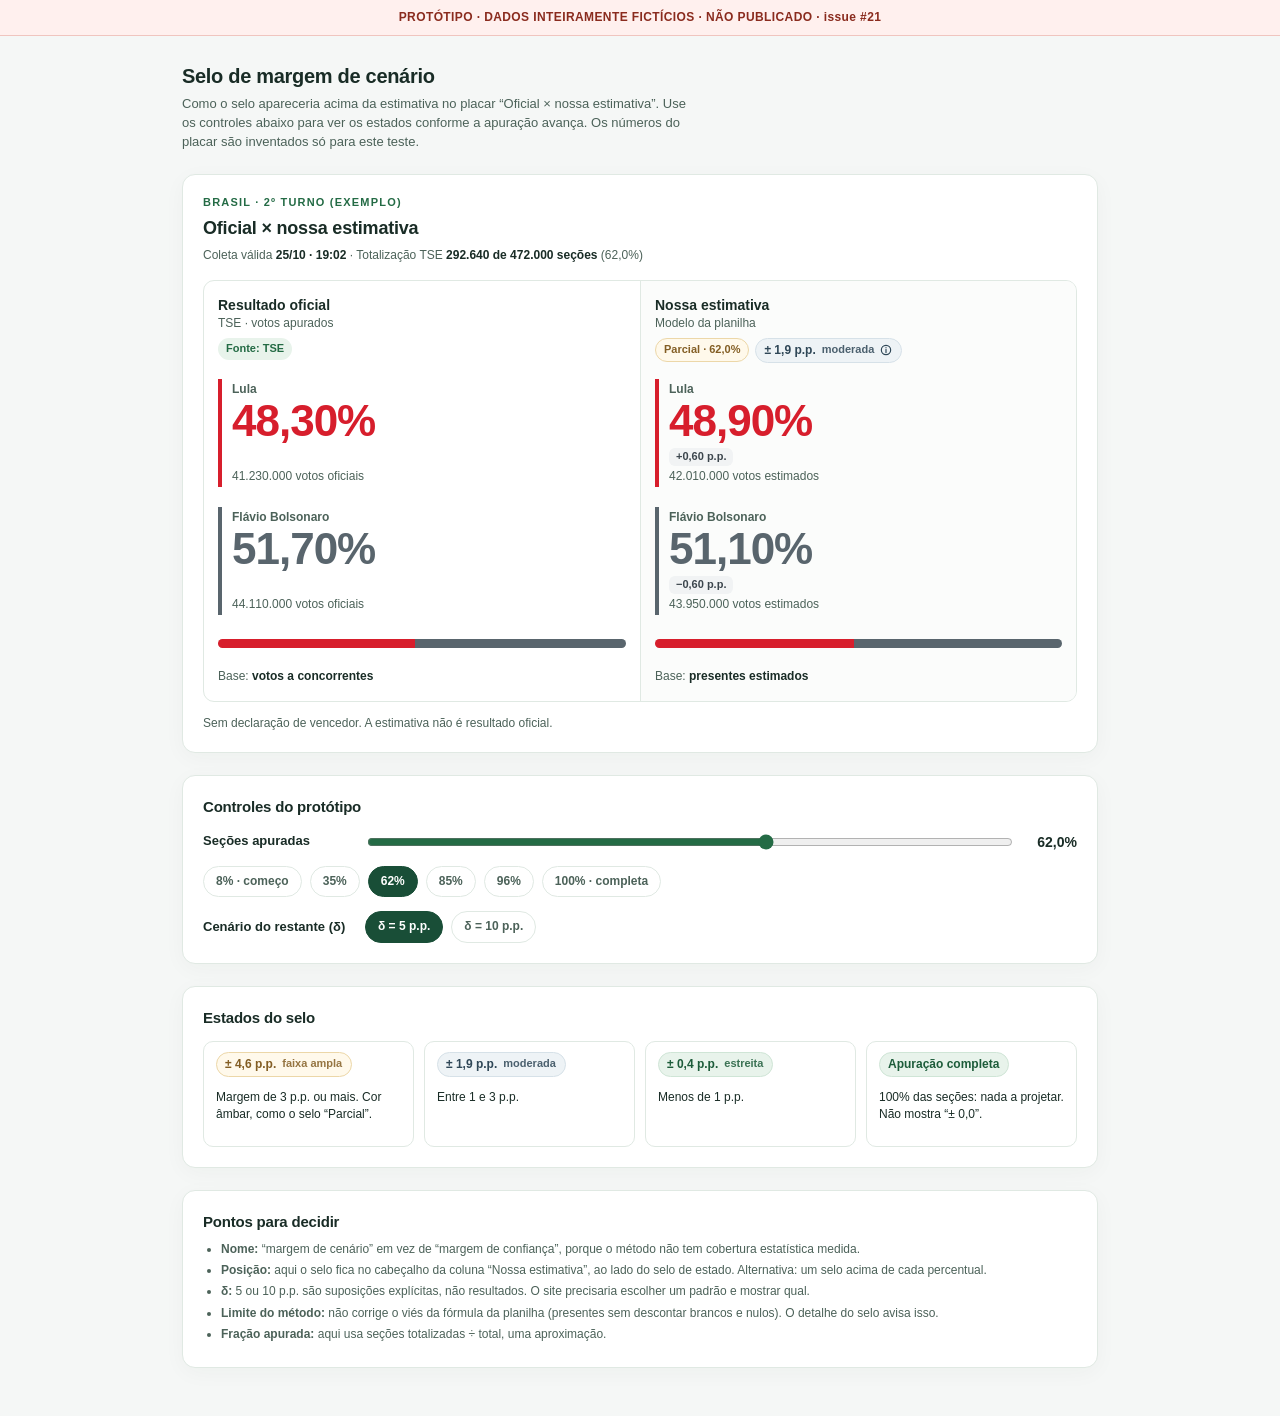
<file: prototipos/selo-margem-cenario.html>
<!doctype html>
<html lang="pt-BR">
<head>
<meta charset="utf-8">
<meta name="viewport" content="width=device-width,initial-scale=1">
<title>Protótipo · Selo de margem de cenário</title>
<style>
:root{--green-900:#173f30;--green-800:#194e37;--green-700:#246b45;--green-100:#e8f3eb;--bg:#f5f7f6;--surface:#fff;--ink:#192c26;--ink-2:#4c6259;--quiet:#7b8c83;--border:#e0e9e3;--shadow:0 5px 22px rgba(24,58,42,.035);--radius:13px;
--ok-bg:#e8f3eb;--ok-fg:#1d5c3a;--mid-bg:#eef3f6;--mid-fg:#2f4757;--wide-bg:#fff9eb;--wide-fg:#835e24;--wide-bd:#ecd7a8}
*{box-sizing:border-box}
body{margin:0;background:var(--bg);font-family:Rawline,"Segoe UI",Arial,Helvetica,sans-serif;color:var(--ink);line-height:1.45;font-size:14px}
button,input,select{font:inherit}button{cursor:pointer}
button:focus-visible,input:focus-visible{outline:3px solid #e0ac45;outline-offset:3px}
.faixa-proto{background:#fff0ee;border-bottom:1px solid #f0c5bf;color:#8a2b1e;text-align:center;padding:9px 16px;font-size:12px;font-weight:800;letter-spacing:.4px}
.wrap{max-width:980px;margin:0 auto;padding:26px clamp(16px,3vw,32px) 48px;display:grid;gap:22px}
h1{font-size:20px;margin:0 0 4px;letter-spacing:-.3px}.lead{margin:0;color:var(--ink-2);font-size:13px;max-width:70ch}
.panel{background:var(--surface);border:1px solid var(--border);border-radius:var(--radius);box-shadow:var(--shadow);padding:20px}
.eyebrow{margin:0 0 4px;font-size:11px;font-weight:800;letter-spacing:1.2px;text-transform:uppercase;color:var(--green-700)}
h2{margin:0;font-size:18px;letter-spacing:-.2px}
.dl-meta{font-size:12px;color:var(--ink-2);margin:6px 0 16px}.dl-meta b{color:var(--ink)}
.dl-duelo{container-type:inline-size;display:grid;grid-template-columns:1fr 1fr;border:1px solid var(--border);border-radius:11px;overflow:hidden}
.dl-cel{padding:10px 14px;min-width:0}.dl-est{border-left:1px solid var(--border);background:#fbfcfb}
.dl-cab{padding-top:16px;padding-bottom:6px}.dl-base{padding-bottom:16px}
.dl-titulo{font-weight:800;font-size:14px;line-height:1.25}.dl-sub{font-size:12px;color:var(--ink-2);line-height:1.35}
.selos{display:flex;flex-wrap:wrap;gap:6px;margin-top:7px;align-items:center}
.dl-selo{display:inline-block;font-size:11px;font-weight:800;padding:3px 8px;border-radius:999px;white-space:nowrap}
.dl-selo.oficial{background:var(--green-100);color:var(--green-700)}
.dl-selo.parcial{background:#fff9eb;color:#835e24;border:1px solid #ecd7a8}
.dl-cand{border-left:4px solid #D71E2C;padding:2px 0 2px 10px;height:100%}.dl-cand.flavio{border-color:#59656D}
.dl-nome{font-weight:700;font-size:12px;color:var(--ink-2)}
.dl-pct{display:block;font-size:clamp(26px,8.4cqi,44px);font-weight:800;letter-spacing:-1px;line-height:1.05;font-variant-numeric:tabular-nums}
.dl-cand.lula .dl-pct{color:#D71E2C}.dl-cand.flavio .dl-pct{color:#59656D}
.dl-qtd{font-size:12px;color:var(--ink-2);font-variant-numeric:tabular-nums}
.dl-delta{display:inline-block;margin:3px 0 2px;font-size:11px;font-weight:800;padding:1px 7px;border-radius:6px;font-variant-numeric:tabular-nums;background:#f1f3f4;color:#3c464d}
.dl-delta.vazio{visibility:hidden}
.dl-barra{display:flex;height:9px;border-radius:6px;overflow:hidden;background:#edf1ee;margin-top:4px}.dl-barra span{background:#D71E2C}.dl-barra i{background:#59656D}
.dl-base p{font-size:12px;color:var(--ink-2);margin:0}.dl-base b{color:var(--ink)}
.inline-note{font-size:12px;color:var(--ink-2);margin:12px 0 0}
/* ===== NOVO: selo de margem de cenário ===== */
.margem-btn{display:inline-flex;align-items:center;gap:6px;border:1px solid transparent;border-radius:999px;padding:3px 9px 3px 8px;font-size:11px;font-weight:800;font-variant-numeric:tabular-nums;white-space:nowrap}
.margem-btn .num{font-size:12px}.margem-btn .rot{font-weight:700;opacity:.85}
.margem-btn svg{width:12px;height:12px;flex-shrink:0}
.margem-btn.estreita{background:var(--ok-bg);color:var(--ok-fg);border-color:#cfe5d6}
.margem-btn.moderada{background:var(--mid-bg);color:var(--mid-fg);border-color:#d6e1e8}
.margem-btn.ampla{background:var(--wide-bg);color:var(--wide-fg);border-color:var(--wide-bd)}
.margem-btn.completa{background:var(--ok-bg);color:var(--ok-fg);border-color:#cfe5d6}
.margem-btn.indisp{background:#f1f3f4;color:#50615a;border-color:#dfe5e1}
dialog.det{border:1px solid var(--border);border-radius:13px;box-shadow:0 18px 50px rgba(24,58,42,.22);padding:20px 20px 16px;width:min(400px,calc(100vw - 32px));font-size:13px;color:var(--ink-2)}
dialog.det::backdrop{background:rgba(16,54,41,.35)}
dialog.det h3{margin:0 0 8px;font-size:16px;color:var(--ink)}
dialog.det p{margin:0 0 10px}
dialog.det dl{margin:10px 0;display:grid;grid-template-columns:auto 1fr;gap:4px 14px}dialog.det dt{font-weight:700;color:var(--ink)}dialog.det dd{margin:0;font-variant-numeric:tabular-nums}
dialog.det .aviso{margin:12px 0 0;padding:9px 11px;border-radius:8px;background:#fff9eb;color:#704d16;border:1px solid #ecd7a8}
dialog.det .fechar{margin-top:14px;border:1px solid var(--border);background:#fff;border-radius:9px;padding:8px 14px;font-weight:700;color:var(--ink)}
/* ===== controles do protótipo (não fazem parte do site) ===== */
.ctrl{display:grid;gap:14px}
.ctrl h2{font-size:15px}
.linha{display:grid;grid-template-columns:150px 1fr auto;gap:12px;align-items:center}
.linha label{font-weight:700;font-size:13px}
.linha output{font-variant-numeric:tabular-nums;font-weight:800;min-width:54px;text-align:right}
input[type=range]{width:100%;accent-color:var(--green-700)}
.chips{display:flex;gap:8px;flex-wrap:wrap}
.chip{border:1px solid var(--border);background:#fff;border-radius:999px;padding:6px 12px;font-weight:700;font-size:12px;color:var(--ink-2)}
.chip[aria-pressed=true]{background:var(--green-800);border-color:var(--green-800);color:#fff}
.legenda{display:grid;grid-template-columns:repeat(auto-fit,minmax(210px,1fr));gap:10px}
.legenda div{border:1px solid var(--border);border-radius:10px;padding:10px 12px;font-size:12px;background:#fff}
.legenda b{display:block;margin-bottom:5px}
.notas{margin:0;padding-left:18px;color:var(--ink-2);font-size:12px}.notas li{margin:4px 0}
@media(max-width:560px){.linha{grid-template-columns:1fr auto}.linha label{grid-column:1/-1}}
@media(max-width:420px){.dl-cel{padding:9px}.dl-cand{padding-left:8px}.dl-est .margem-btn .rot{display:none}}
</style>
</head>
<body>
<div class="faixa-proto">PROTÓTIPO · DADOS INTEIRAMENTE FICTÍCIOS · NÃO PUBLICADO · issue #21</div>
<main class="wrap">
 <div>
  <h1>Selo de margem de cenário</h1>
  <p class="lead">Como o selo apareceria acima da estimativa no placar “Oficial × nossa estimativa”. Use os controles abaixo para ver os estados conforme a apuração avança. Os números do placar são inventados só para este teste.</p>
 </div>

 <section class="panel" aria-labelledby="placar-titulo">
  <p class="eyebrow">Brasil · 2º turno (exemplo)</p>
  <h2 id="placar-titulo">Oficial × nossa estimativa</h2>
  <p class="dl-meta" id="meta"></p>
  <div class="dl-duelo" id="placar" role="table" aria-label="Resultado oficial e estimativa lado a lado"></div>
  <p class="inline-note">Sem declaração de vencedor. A estimativa não é resultado oficial.</p>
 </section>

 <dialog class="det" id="det" aria-labelledby="det-t"></dialog>

 <section class="panel ctrl" aria-labelledby="ctrl-t">
  <h2 id="ctrl-t">Controles do protótipo</h2>
  <div class="linha"><label for="f">Seções apuradas</label><input id="f" type="range" min="0" max="100" step="1" value="62"><output id="f-out" for="f"></output></div>
  <div class="chips" role="group" aria-label="Atalhos de apuração" id="atalhos"></div>
  <div class="linha"><label id="d-l">Cenário do restante (δ)</label>
   <div class="chips" role="group" aria-labelledby="d-l" id="deltas"></div><span></span></div>
 </section>

 <section class="panel" aria-labelledby="leg-t">
  <h2 id="leg-t" style="font-size:15px;margin-bottom:12px">Estados do selo</h2>
  <div class="legenda">
   <div><span class="margem-btn ampla"><span class="num">± 4,6 p.p.</span><span class="rot">faixa ampla</span></span><p>Margem de 3 p.p. ou mais. Cor âmbar, como o selo “Parcial”.</p></div>
   <div><span class="margem-btn moderada"><span class="num">± 1,9 p.p.</span><span class="rot">moderada</span></span><p>Entre 1 e 3 p.p.</p></div>
   <div><span class="margem-btn estreita"><span class="num">± 0,4 p.p.</span><span class="rot">estreita</span></span><p>Menos de 1 p.p.</p></div>
   <div><span class="margem-btn completa"><span class="num">Apuração completa</span></span><p>100% das seções: nada a projetar. Não mostra “± 0,0”.</p></div>
  </div>
 </section>

 <section class="panel" aria-labelledby="not-t">
  <h2 id="not-t" style="font-size:15px;margin-bottom:8px">Pontos para decidir</h2>
  <ul class="notas">
   <li><b>Nome:</b> “margem de cenário” em vez de “margem de confiança”, porque o método não tem cobertura estatística medida.</li>
   <li><b>Posição:</b> aqui o selo fica no cabeçalho da coluna “Nossa estimativa”, ao lado do selo de estado. Alternativa: um selo acima de cada percentual.</li>
   <li><b>δ:</b> 5 ou 10 p.p. são suposições explícitas, não resultados. O site precisaria escolher um padrão e mostrar qual.</li>
   <li><b>Limite do método:</b> não corrige o viés da fórmula da planilha (presentes sem descontar brancos e nulos). O detalhe do selo avisa isso.</li>
   <li><b>Fração apurada:</b> aqui usa seções totalizadas ÷ total, uma aproximação.</li>
  </ul>
 </section>
</main>

<script>
(function(){
 // Dados FICTÍCIOS: percentuais oficiais sobre votos a concorrentes, só para o teste visual.
 var OFICIAL={lula:48.3,flavio:51.7,votos_lula:41230000,votos_flavio:44110000};
 var EST={lula:48.9,flavio:51.1,votos_lula:42010000,votos_flavio:43950000};
 var TOTAL_SECOES=472000;
 var f=62, delta=5;
 var $=function(id){return document.getElementById(id)};
 var fmt1=function(x){return x.toLocaleString('pt-BR',{minimumFractionDigits:1,maximumFractionDigits:1})};
 var fmt2=function(x){return x.toLocaleString('pt-BR',{minimumFractionDigits:2,maximumFractionDigits:2})};
 var fmtN=function(x){return Math.round(x).toLocaleString('pt-BR')};

 // Margem de cenário = (1 − f) × δ, arredondada PARA CIMA com uma casa.
 function margem(fp,d){var m=(1-fp/100)*d;return Math.ceil(m*10-1e-9)/10}
 function estado(fp,m){if(fp>=100)return 'completa';if(m>=3)return 'ampla';if(m>=1)return 'moderada';return 'estreita'}
 var ROT={ampla:'faixa ampla',moderada:'moderada',estreita:'estreita'};

 function selo(){
  var fp=f, m=margem(fp,delta), est=estado(fp,m);
  if(est==='completa')return {cls:'completa',html:'<span class="num">Apuração completa</span>',m:0,est:est};
  return {cls:est,html:'<span class="num">± '+fmt1(m)+' p.p.</span><span class="rot">'+ROT[est]+'</span>',m:m,est:est};
 }
 function limites(p,fp){var a=p*fp/100, b=a+(100-fp);return [a,b]}

 function desenhar(){
  var s=selo(), fr=f/100;
  var secoes=Math.round(TOTAL_SECOES*fr);
  $('meta').innerHTML='Coleta válida <b>25/10 · 19:02</b> · Totalização TSE <b>'+fmtN(secoes)+' de '+fmtN(TOTAL_SECOES)+' seções</b> ('+fmt1(f)+'%)';
  var parcial=f<100?'<span class="dl-selo parcial" title="Seções totalizadas: '+fmt1(f)+'%">Parcial · '+fmt1(f)+'%</span>':'';
  var lim=function(p){var l=limites(p,f);return fmt1(l[0])+'% a '+fmt1(l[1])+'%'};
  var det=
    '<h3 id="det-t">'+(s.est==='completa'?'Apuração completa':'Margem de cenário')+'</h3>'+
    (s.est==='completa'
      ?'<p>Todas as seções foram totalizadas: não há restante a projetar, então não mostramos margem. A estimativa ainda pode diferir do oficial pelo método da planilha.</p>'
      :'<p>Falta apurar <b>'+fmt1(100-f)+'%</b> das seções. Supondo que o restante vote até <b>'+delta+' p.p.</b> diferente do já apurado, o percentual final muda no máximo <b>'+fmt1(s.m)+' p.p.</b></p>'+
       '<dl><dt>Cálculo</dt><dd>(1 − '+fmt2(fr)+') × '+delta+' = '+fmt2((1-fr)*delta)+' p.p.</dd>'+
       '<dt>Limite absoluto, Lula</dt><dd>'+lim(OFICIAL.lula)+'</dd>'+
       '<dt>Limite absoluto, Flávio</dt><dd>'+lim(OFICIAL.flavio)+'</dd></dl>'+
       '<p>O limite absoluto vale mesmo se o restante fosse todo de um lado só: é largo, mas sempre verdadeiro.</p>')+
    '<p class="aviso">Não é intervalo de confiança estatístico e não corrige o viés da fórmula da planilha (presentes, sem descontar brancos e nulos).</p>'+
    '<form method="dialog"><button class="fechar" autofocus>Fechar</button></form>';
  $('det').innerHTML=det;
  var seloMargem='<button type="button" class="margem-btn '+s.cls+'" id="margem-btn" aria-haspopup="dialog" title="Ver como é calculada">'+s.html+
   '<svg viewBox="0 0 16 16" fill="none" stroke="currentColor" stroke-width="1.6" aria-hidden="true"><circle cx="8" cy="8" r="6.2"/><path d="M8 7.2v4M8 4.9v.1" stroke-linecap="round"/></svg></button>';

  var cel=function(est,html,extra){return '<div class="dl-cel'+(est?' dl-est':'')+(extra||'')+'" role="'+(extra===' dl-cab'?'columnheader':'cell')+'">'+html+'</div>'};
  var h=cel(false,'<div class="dl-titulo">Resultado oficial</div><div class="dl-sub">TSE · votos apurados</div><div class="selos"><span class="dl-selo oficial">Fonte: TSE</span></div>',' dl-cab')+
        cel(true,'<div class="dl-titulo">Nossa estimativa</div><div class="dl-sub">Modelo da planilha</div><div class="selos">'+parcial+seloMargem+'</div>',' dl-cab');
  [['lula','Lula'],['flavio','Flávio Bolsonaro']].forEach(function(c){
   var n=c[0],r=c[1],d=EST[n]-OFICIAL[n];
   h+=cel(false,'<div class="dl-cand '+n+'"><div class="dl-nome">'+r+'</div><span class="dl-pct">'+fmt2(OFICIAL[n])+'%</span><span class="dl-delta vazio" aria-hidden="true">0</span><div class="dl-qtd">'+fmtN(OFICIAL['votos_'+n])+' votos oficiais</div></div>');
   h+=cel(true,'<div class="dl-cand '+n+'"><div class="dl-nome">'+r+'</div><span class="dl-pct">'+fmt2(EST[n])+'%</span><span class="dl-delta" title="Estimativa − oficial">'+(d>0?'+':'')+fmt2(d).replace('-','−')+' p.p.</span><div class="dl-qtd">'+fmtN(EST['votos_'+n])+' votos estimados</div></div>');
  });
  var barra=function(x){return '<div class="dl-barra" role="img" aria-label="Lula '+fmt2(x.lula)+'%; Flávio '+fmt2(x.flavio)+'%"><span style="width:'+x.lula+'%"></span><i style="width:'+x.flavio+'%"></i></div>'};
  h+=cel(false,barra(OFICIAL))+cel(true,barra(EST));
  h+=cel(false,'<p>Base: <b>votos a concorrentes</b></p>',' dl-base')+cel(true,'<p>Base: <b>presentes estimados</b></p>',' dl-base');
  $('placar').innerHTML=h;
  $('f-out').textContent=fmt1(f)+'%';
  ligarPop();
 }

 function ligarPop(){
  var b=$('margem-btn'),d=$('det');
  b.addEventListener('click',function(){d.showModal()});
 }
 $('det').addEventListener('click',function(e){if(e.target===this)this.close()}); // clique fora fecha

 // controles
 var at=$('atalhos');
 [[8,'8% · começo'],[35,'35%'],[62,'62%'],[85,'85%'],[96,'96%'],[100,'100% · completa']].forEach(function(a){
  var bt=document.createElement('button');bt.type='button';bt.className='chip';bt.textContent=a[1];bt.dataset.v=a[0];
  bt.addEventListener('click',function(){f=a[0];$('f').value=f;marcar();desenhar()});at.appendChild(bt)});
 var dl=$('deltas');
 [5,10].forEach(function(d){var bt=document.createElement('button');bt.type='button';bt.className='chip';bt.textContent='δ = '+d+' p.p.';bt.dataset.d=d;
  bt.addEventListener('click',function(){delta=d;marcar();desenhar()});dl.appendChild(bt)});
 function marcar(){
  [].forEach.call(at.children,function(b){b.setAttribute('aria-pressed',String(Number(b.dataset.v)===f))});
  [].forEach.call(dl.children,function(b){b.setAttribute('aria-pressed',String(Number(b.dataset.d)===delta))});
 }
 $('f').addEventListener('input',function(e){f=Number(e.target.value);marcar();desenhar()});
 marcar();desenhar();
})();
</script>
</body>
</html>
</file>
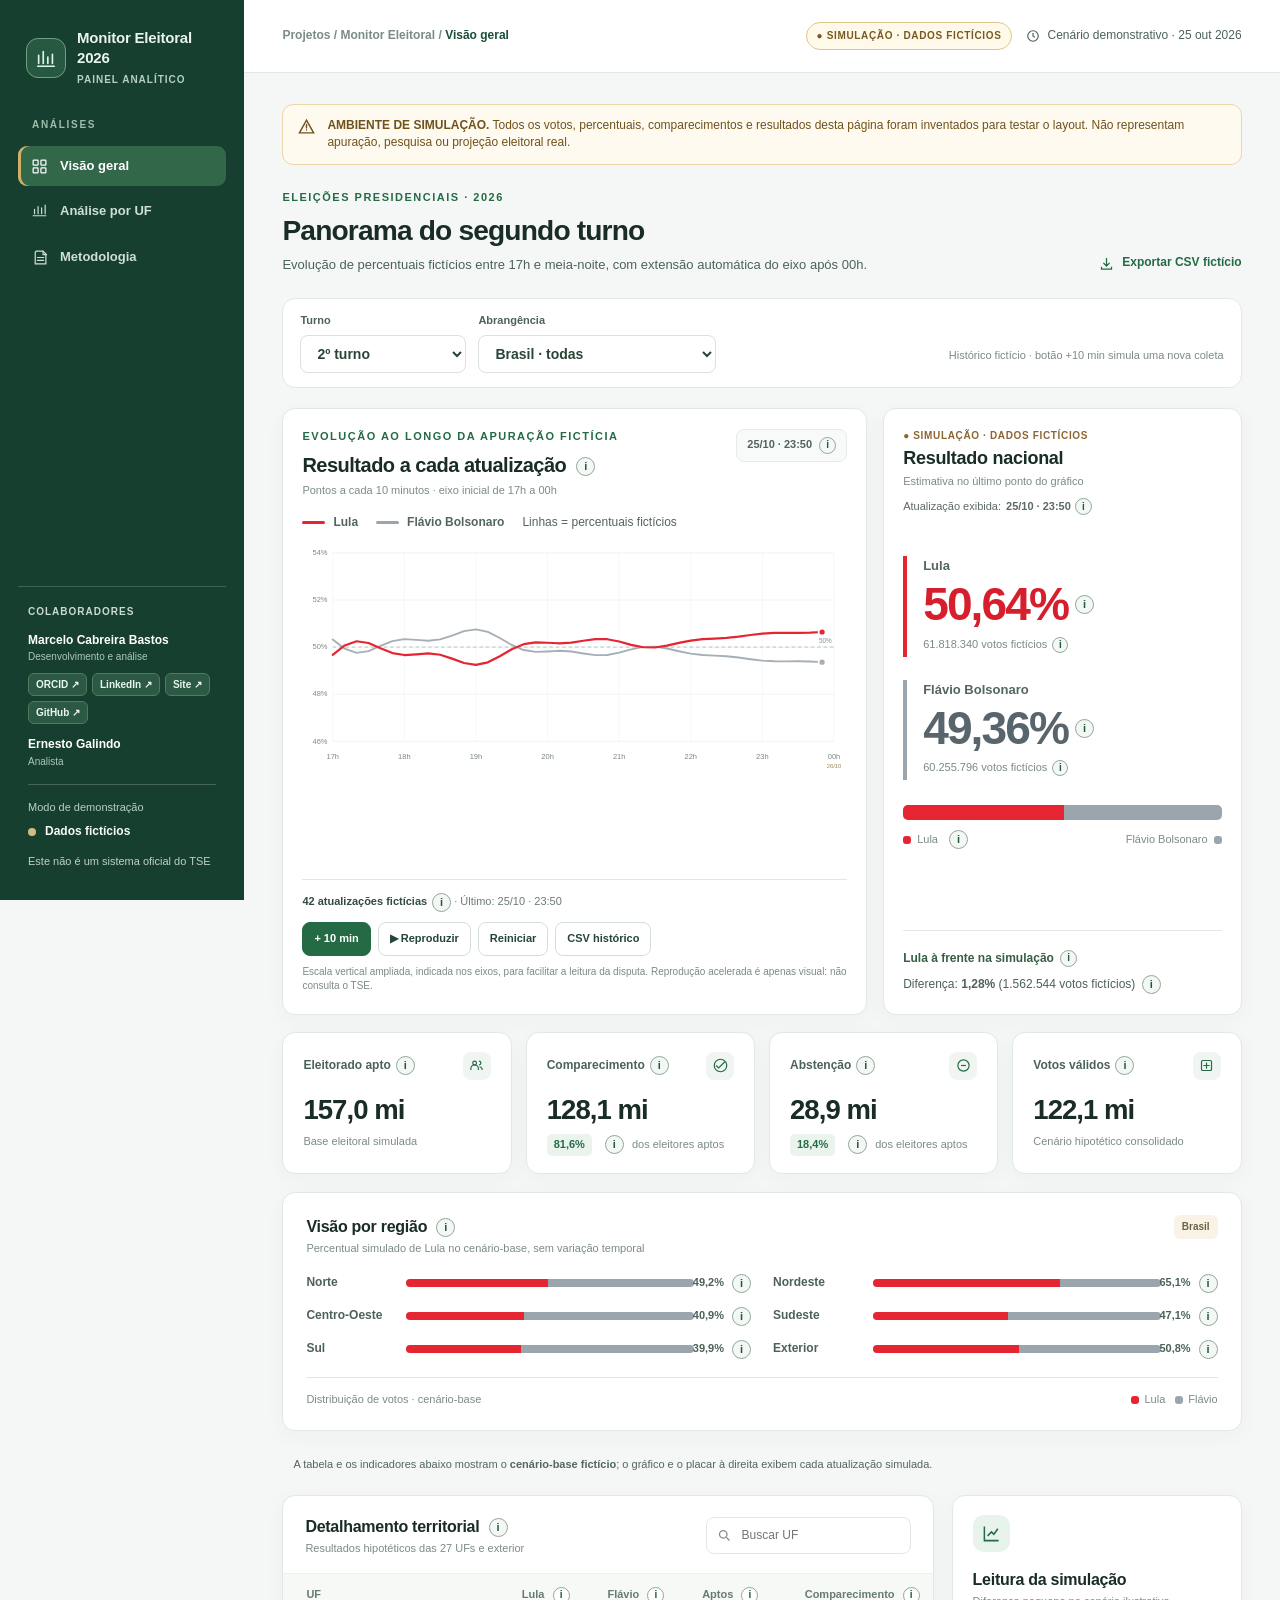
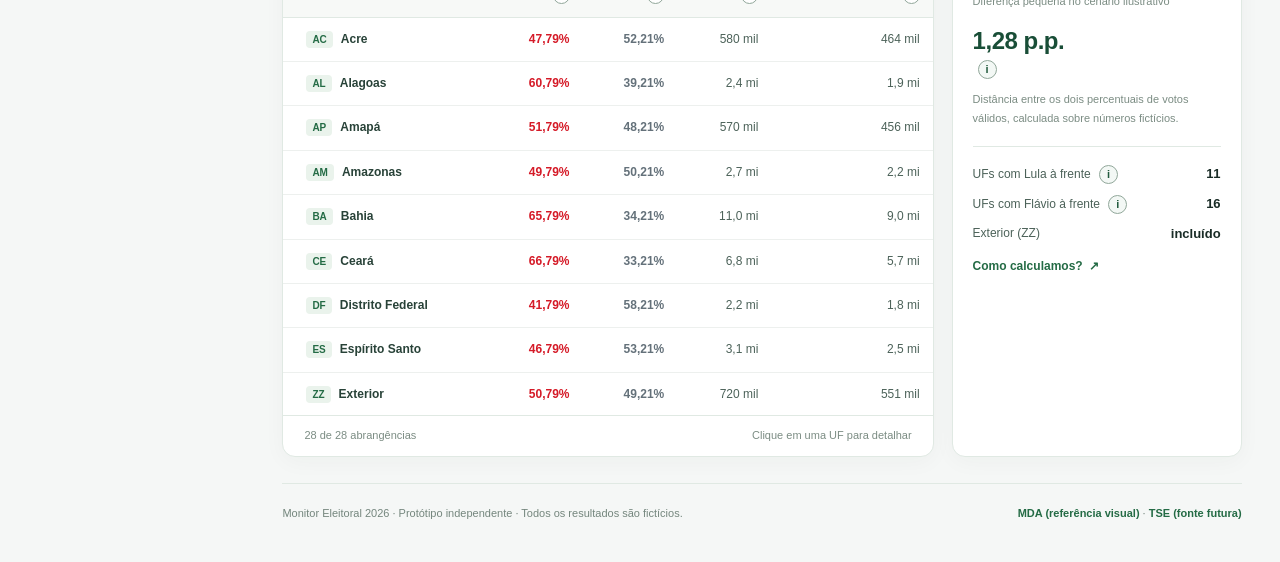
<file: site/prototipo-simulacao.html>
<!doctype html>
<html lang="pt-BR">
<head>
  <meta charset="utf-8">
  <meta name="viewport" content="width=device-width,initial-scale=1">
  <meta name="color-scheme" content="light">
  <meta name="description" content="Protótipo demonstrativo e independente de painel de simulação eleitoral. Dados totalmente fictícios.">
  <title>Monitor Eleitoral 2026 — Protótipo de simulação</title>
  <style>
    :root {
      --green-950:#103629; --green-900:#173f30; --green-800:#194e37; --green-700:#246b45;
      --green-100:#e8f3eb; --bg:#f5f7f6; --surface:#fff; --ink:#192c26; --ink-2:#4c6259;
      --quiet:#7b8c83; --border:#e0e9e3; --blue:#E52532; --blue-soft:#fff0f1;
      --amber:#9BA5AD; --amber-soft:#f1f3f4; --ochre:#c89845; --warning:#835e24;
      --shadow:0 5px 22px rgba(24,58,42,.035); --radius:13px;
    }
    * { box-sizing:border-box }
    html { scroll-behavior:smooth }
    body { margin:0; background:var(--bg); font-family:Rawline,"Segoe UI",Arial,Helvetica,sans-serif; color:var(--ink); line-height:1.45; font-size:14px; }
    a { color:inherit; }
    button,select,input { font:inherit; }
    button { cursor:pointer; }
    button:focus-visible,select:focus-visible,input:focus-visible,a:focus-visible { outline:3px solid #e0ac45; outline-offset:3px; }
    [hidden] { display:none!important }
    .layout { display:grid; grid-template-columns:244px minmax(0,1fr); min-height:100vh; }
    .sidebar { background:var(--green-900); color:#e9f3ed; padding:28px 18px 20px; position:sticky; top:0; height:100vh; display:flex; flex-direction:column; gap:28px; }
    .brand { display:flex; align-items:center; gap:11px; padding:0 8px; text-decoration:none; }
    .brand-icon { border:1px solid #719f81; background:#275942; border-radius:12px; display:grid; place-items:center; height:40px; width:40px; color:#dff5e5; flex-shrink:0; }
    .brand-name { font-weight:750; font-size:15px; line-height:1.22; letter-spacing:-.2px; }
    .brand-meta { color:#b5cfc0; font-size:10px; font-weight:600; text-transform:uppercase; letter-spacing:1px; margin-top:4px; }
    .nav-group-title { padding:0 14px; font-size:10px; letter-spacing:1.7px; text-transform:uppercase; color:#a1bdab; font-weight:750; margin:3px 0 13px; }
    .nav-items { display:flex; flex-direction:column; gap:5px; }
    .nav-btn { width:100%; display:flex; align-items:center; gap:12px; border:0; border-radius:9px; background:transparent; padding:11px 13px; color:#cfdfd3; text-align:left; transition:background .15s; font-weight:600; font-size:13px; }
    .nav-btn svg { width:17px; height:17px; stroke-width:1.7; flex-shrink:0; }
    .nav-btn:hover { background:#285640; }
    .nav-btn.active { background:#326749; color:white; box-shadow:inset 3px 0 #d0b16a; }
    .side-bottom { margin-top:auto; border-top:1px solid #3b6350; padding:18px 10px 0; }
    .side-tiny { color:#b7d1bf; font-size:11px; margin:0 0 7px; }
    .side-source { display:flex; gap:9px; align-items:center; color:#f6faf7; font-size:12px; font-weight:650; }
    .source-dot { height:8px; width:8px; border-radius:50%; background:#d1bd7c; display:inline-block; }
    .sidebar-foot { font-size:10px; color:#9ab6a5; line-height:1.55; margin-top:19px; }
    .main { min-width:0; }
    .topbar { display:flex; align-items:center; justify-content:space-between; min-height:73px; gap:12px; padding:18px clamp(18px,3vw,42px); background:#fff; border-bottom:1px solid var(--border); }
    .crumb { font-size:12px; color:var(--quiet); font-weight:600; }
    .crumb b { color:var(--green-800); }
    .top-actions { display:flex; align-items:center; gap:14px; flex-wrap:wrap; }
    .mock-pill { border:1px solid #dec78c; background:#fff9e9; color:#785922; padding:6px 10px; border-radius:50px; font-size:10px; font-weight:850; letter-spacing:.65px; white-space:nowrap; }
    .time { display:flex; gap:7px; align-items:center; color:var(--ink-2); font-size:12px; white-space:nowrap; }
    .time svg { width:14px; height:14px; }
    .container { max-width:1540px; margin:0 auto; padding:31px clamp(18px,3vw,42px) 40px; }
    .fake-alert { display:flex; align-items:flex-start; gap:12px; background:#fffaf0; border:1px solid #ebd7aa; padding:12px 15px; border-radius:11px; margin-bottom:25px; color:#70521b; font-size:12px; }
    .fake-alert svg { flex-shrink:0; margin-top:1px; width:17px; height:17px; }
    .fake-alert strong { font-weight:800; }
    .heading-row { display:flex; justify-content:space-between; gap:18px; align-items:end; margin-bottom:23px; }
    .eyebrow { color:var(--green-700); font-size:11px; text-transform:uppercase; letter-spacing:1.5px; font-weight:850; margin:0 0 8px; }
    h1 { font-size:clamp(23px,2.2vw,31px); letter-spacing:-.85px; line-height:1.18; margin:0 0 9px; font-weight:770; }
    .heading-sub { color:var(--ink-2); font-size:13px; margin:0; max-width:680px; }
    .head-link { display:flex; align-items:center; gap:8px; text-decoration:none; color:var(--green-700); font-weight:750; white-space:nowrap; font-size:12px; padding-bottom:3px; }
    .head-link:hover { text-decoration:underline; }
    .filters { display:flex; align-items:end; justify-content:space-between; gap:11px; padding:14px 17px; border:1px solid var(--border); background:#fff; border-radius:var(--radius); margin-bottom:20px; flex-wrap:wrap; }
    .fields { display:flex; flex-wrap:wrap; gap:12px; align-items:end; }
    .field { display:flex; flex-direction:column; gap:6px; }
    .field label { color:var(--ink-2); font-size:11px; font-weight:700; }
    .field select { min-width:166px; border:1px solid #d9e3dc; border-radius:8px; height:38px; padding:0 35px 0 12px; font-weight:650; color:#2a4537; background:#fff; }
    .filter-note { color:var(--quiet); font-size:11px; padding-bottom:9px; text-align:right; }
    .kpi-grid { display:grid; grid-template-columns:repeat(4,minmax(0,1fr)); gap:14px; margin-bottom:18px; }
    .panel { background:var(--surface); border:1px solid var(--border); border-radius:var(--radius); box-shadow:var(--shadow); min-width:0; }
    .kpi { padding:19px 20px 17px; min-height:134px; }
    .kpi-top { display:flex; align-items:center; justify-content:space-between; gap:12px; margin-bottom:14px; }
    .kpi-label { color:var(--ink-2); font-size:12px; font-weight:700; }
    .kpi-icon { width:28px; height:28px; display:grid; place-items:center; background:#f0f5f1; border-radius:8px; color:var(--green-700); }
    .kpi-icon svg { height:15px; width:15px; }
    .kpi-number { font-size:clamp(25px,2.15vw,33px); font-weight:780; letter-spacing:-.95px; font-variant-numeric:tabular-nums; line-height:1.15; }
    .kpi-bottom { margin-top:8px; display:flex; gap:8px; align-items:center; color:var(--quiet); font-size:11px; }
    .mini-pill { background:#eaf4ed; color:#246b45; padding:3px 7px; border-radius:5px; font-weight:800; white-space:nowrap; }
    .upper-grid { display:grid; grid-template-columns:minmax(0,1.48fr) minmax(300px,1fr); gap:18px; margin-bottom:18px; }
    .panel-inner { padding:22px 23px; }
    .section-top { display:flex; align-items:flex-start; justify-content:space-between; gap:12px; margin-bottom:19px; }
    h2 { font-size:16px; margin:0 0 3px; font-weight:770; letter-spacing:-.27px; }
    .subtitle { font-size:11px; color:var(--quiet); margin:0; }
    .tiny-pill { display:inline-flex; align-items:center; gap:5px; color:#6e6142; background:#f9f3e7; padding:5px 8px; border-radius:6px; font-size:10px; font-weight:800; white-space:nowrap; }
    .candidate-compare { display:grid; grid-template-columns:1fr 1fr; gap:19px; margin:26px 0 22px; }
    .candidate { position:relative; padding-left:14px; border-left:3px solid var(--blue); }
    .candidate.flavio { border-color:var(--amber); }
    .candidate-name { color:var(--ink-2); font-size:12px; font-weight:700; margin:0 0 4px; }
    .candidate-pct { font-size:clamp(29px,3.4vw,43px); line-height:1.2; letter-spacing:-1.6px; font-weight:780; font-variant-numeric:tabular-nums; }
    .candidate-votes { font-size:11px; color:var(--quiet); margin-top:5px; }
    .candidate-flash { display:inline-flex; font-size:10px; color:var(--green-700); background:#e8f3eb; border-radius:4px; padding:2px 5px; font-weight:850; margin-left:7px; vertical-align:middle; letter-spacing:0; }
    .share-bar { height:18px; background:#eef2ef; display:flex; overflow:hidden; border-radius:5px; box-shadow:inset 0 0 0 1px #e8eae9; }
    .share-left { height:100%; background:var(--blue); transition:width .35s ease; }
    .share-right { height:100%; background:var(--amber); flex:1; }
    .share-labels { display:flex; justify-content:space-between; margin:8px 0 0; color:var(--quiet); font-size:11px; }
    .share-labels span { display:flex; align-items:center; gap:6px; }
    .legend-dot { width:8px; height:8px; border-radius:3px; display:inline-block; background:var(--blue); }
    .legend-dot.amber { background:var(--amber); }
    .result-footer { margin-top:20px; border-top:1px solid var(--border); padding-top:15px; display:flex; flex-wrap:wrap; gap:12px; justify-content:space-between; color:var(--ink-2); font-size:12px; }
    .lead-note { font-weight:750; color:var(--green-700); }
    .gap-value { font-variant-numeric:tabular-nums; font-weight:750; }
    .region-bars { display:flex; flex-direction:column; gap:17px; margin-top:3px; }
    .region-row { display:grid; grid-template-columns:105px minmax(0,1fr) 69px; gap:12px; align-items:center; }
    .region-name { font-size:12px; font-weight:650; color:var(--ink-2); }
    .region-track { height:8px; border-radius:8px; background:#edf1ee; overflow:hidden; display:flex; }
    .region-track>span { display:block; height:100%; background:var(--blue); }
    .region-track>i { display:block; flex:1; background:var(--amber); }
    .region-pct { font-size:11px; color:var(--ink-2); font-variant-numeric:tabular-nums; text-align:right; font-weight:750; }
    .region-foot { display:flex; gap:8px; align-items:center; justify-content:space-between; margin-top:22px; border-top:1px solid var(--border); padding-top:17px; color:var(--quiet); font-size:11px; }
    .region-dots { display:flex; align-items:center; gap:10px; }
    .region-dots span { display:flex; gap:5px; align-items:center; }
    .bottom-grid { display:grid; grid-template-columns:minmax(0,1fr) 290px; gap:18px; margin-bottom:18px; }
    .table-panel { overflow:hidden; }
    .table-heading { padding:19px 22px 16px; display:flex; gap:15px; justify-content:space-between; align-items:center; }
    .table-actions { display:flex; align-items:center; gap:8px; }
    .search-wrap { display:flex; align-items:center; gap:8px; border:1px solid var(--border); border-radius:8px; background:white; padding:0 10px; height:37px; }
    .search-wrap svg { color:var(--quiet); width:15px; height:15px; }
    .search-wrap input { width:160px; outline:none; border:0; font-size:12px; color:var(--ink); }
    .btn { border:1px solid #cbdacf; color:var(--green-800); background:#fff; border-radius:8px; min-height:37px; padding:0 12px; display:inline-flex; align-items:center; justify-content:center; gap:8px; font-weight:750; font-size:12px; text-decoration:none; white-space:nowrap; }
    .btn:hover { background:#f0f6f1; }
    .btn svg { width:15px; height:15px; }
    .btn-primary { background:var(--green-700); color:#fff; border-color:var(--green-700); }
    .btn-primary:hover { background:var(--green-800); }
    .table-scroll { max-height:442px; overflow:auto; scrollbar-color:#c6d8cc transparent; }
    table { border-collapse:separate; border-spacing:0; width:100%; font-size:12px; }
    thead { position:sticky; top:0; z-index:2; }
    th { white-space:nowrap; text-align:right; background:#f7f9f7; border-top:1px solid #edf0ee; border-bottom:1px solid var(--border); padding:13px 13px; color:#667b70; font-weight:760; font-size:11px; }
    th:first-child,td:first-child { text-align:left; padding-left:23px; }
    td { white-space:nowrap; text-align:right; padding:13px 13px; border-bottom:1px solid #edf0ee; color:var(--ink-2); font-variant-numeric:tabular-nums; }
    tr:last-child td { border-bottom:0; }
    tbody tr { cursor:pointer; }
    tbody tr:hover, tbody tr.is-selected { background:#f3f8f4; }
    tbody tr.is-selected td:first-child { box-shadow:inset 3px 0 var(--green-700); }
    .uf-badge { font-size:10px; color:var(--green-700); background:#eaf3ec; border-radius:4px; padding:3px 6px; font-weight:850; margin-right:8px; }
    .uf-name { color:#284238; font-weight:720; }
    .text-blue { color:#D51B28; font-weight:750; }
    .text-amber { color:#64717A; font-weight:750; }
    .table-end { padding:12px 21px; display:flex; justify-content:space-between; border-top:1px solid var(--border); color:var(--quiet); font-size:11px; }
    .side-card { padding:19px 20px; }
    .info-swatch { width:37px; height:37px; display:grid; place-items:center; border-radius:11px; background:var(--green-100); color:var(--green-700); margin-bottom:16px; }
    .info-swatch svg { width:19px; height:19px; }
    .note-stat { font-size:24px; color:var(--green-800); font-weight:770; margin:14px 0 0; letter-spacing:-.5px; }
    .mini-split { margin-top:15px; display:flex; flex-direction:column; gap:11px; }
    .mini-row { display:flex; gap:8px; align-items:center; justify-content:space-between; color:var(--ink-2); font-size:12px; }
    .mini-row strong { color:var(--ink); font-size:13px; }
    .divider { height:1px; background:var(--border); margin:18px 0; }
    .info-text { color:var(--quiet); font-size:11px; line-height:1.7; }
    .info-link { display:inline-flex; align-items:center; gap:6px; font-size:12px; color:var(--green-700); font-weight:800; border:0; background:none; padding:0; margin-top:14px; }
    .info-link:hover { text-decoration:underline; }
    .footer { display:flex; flex-wrap:wrap; justify-content:space-between; align-items:center; gap:12px; margin-top:26px; color:#74867d; font-size:11px; border-top:1px solid var(--border); padding-top:22px; }
    .footer a { text-decoration:none; color:var(--green-700); font-weight:720; }
    .footer a:hover { text-decoration:underline; }
    .muted-card { border:1px solid #e7ece8; background:#f9fbf9; padding:15px; border-radius:9px; }
    .explainer { display:grid; grid-template-columns:repeat(3,minmax(0,1fr)); gap:15px; }
    .explainer .panel { padding:25px; }
    .number { color:var(--green-700); font-size:11px; font-weight:850; letter-spacing:1.3px; margin-bottom:20px; }
    .explainer h3 { font-size:16px; margin:0 0 10px; }
    .explainer p { font-size:13px; color:var(--ink-2); margin:0; line-height:1.65; }
    .method-note { padding:26px; margin-top:18px; }
    .method-note p { color:var(--ink-2); line-height:1.7; margin:0 0 12px; }
    .method-note code { color:#15573a; background:#edf5ee; border-radius:4px; padding:3px 5px; }
    .view-title { margin-bottom:21px; }
    .view-title h1 { margin-bottom:7px; }
    .table-full .table-scroll { max-height:none; }
    .table-full .table-actions { flex-wrap:wrap; }
    .mobile-nav { display:none; }
    @media(max-width:1240px){ .layout { grid-template-columns:215px minmax(0,1fr); } .bottom-grid { grid-template-columns:1fr; } .side-card { display:grid; grid-template-columns:1fr 1fr; gap:0 24px; align-items:start; } .side-card .info-swatch { display:none; } .side-card h2, .side-card .subtitle { grid-column:1/-1; } .region-row {grid-template-columns:85px minmax(0,1fr) 63px; gap:9px;} }
    @media(max-width:1050px){ .sidebar{display:none} .layout{display:block} .mobile-nav {display:flex; background:var(--green-900); gap:5px; padding:8px 15px; justify-content:center;} .mobile-nav button { flex:1; color:#ddf0e3; padding:10px 5px; font-size:12px; border:0; background:transparent; border-radius:8px; font-weight:700; } .mobile-nav button.active {background:#326749;color:#fff;} .upper-grid{grid-template-columns:1fr 1fr;} }
    @media(max-width:800px){ .kpi-grid {grid-template-columns:repeat(2,minmax(0,1fr));} .upper-grid {grid-template-columns:1fr;} .container{padding-top:23px;} .topbar {min-height:62px;} .heading-row{align-items:start;} .filter-note{padding-bottom:0;} .explainer{grid-template-columns:1fr;} }
    @media(max-width:560px){ .topbar{padding:13px 17px;} .time{display:none;} .container{padding:20px 15px 30px;} .heading-row {display:block;} .head-link {margin-top:13px;} .filters{padding:13px;} .fields{width:100%;} .field{flex:1;} .field select{min-width:0;width:100%;} .field.turn-field { flex-basis:40%; } .field.uf-field {flex-basis:40%;} .filter-note {text-align:left;} .kpi-grid{gap:9px;} .kpi {padding:15px 12px; min-height:120px;} .kpi-number {font-size:26px;} .panel-inner {padding:19px 16px;} .candidate-compare {gap:9px;} .candidate {padding-left:10px;} .candidate-pct{font-size:31px;} .candidate-flash{display:block;width:max-content;margin:4px 0 0;} .table-heading {display:block; padding:18px 16px;} .table-actions {margin-top:14px;} .search-wrap{flex:1;} .search-wrap input{width:100%;} .table-end {gap:15px;} .side-card {display:block;} .footer {font-size:10px;} .heading-sub{font-size:12px;} }
    @media(prefers-reduced-motion:reduce){*,*::before,*::after{transition:none!important; scroll-behavior:auto!important}}

    /* Versão 2 — histórico como elemento principal; resultado à direita */
    .upper-grid.main-focus { grid-template-columns:minmax(0,1.92fr) minmax(325px,.9fr); align-items:stretch; gap:16px; margin-bottom:17px; }
    .timeline-panel,.snapshot-panel { padding:24px 26px 21px; }
    .timeline-panel .section-top { margin-bottom:10px; }
    .timeline-panel h2 { font-size:20px; font-weight:790; letter-spacing:-.5px; }
    .timeline-heading { display:flex; align-items:flex-start; justify-content:space-between; gap:14px; }
    .mini-time { border:1px solid #e6ebe7; background:#f8faf9; color:#52655c; border-radius:8px; padding:7px 10px; white-space:nowrap; font-size:11px; font-weight:700; }
    .timeline-legend { display:flex; flex-wrap:wrap; gap:18px; margin:15px 0 0; align-items:center; color:#52655c; font-size:12px; }
    .timeline-legend .series-label { display:inline-flex; align-items:center; gap:8px; font-weight:720; }
    .series-stroke { width:23px; height:0; border-top:3px solid var(--blue); border-radius:4px; }
    .series-stroke.gray { border-color:var(--amber); }
    .chart-frame { position:relative; margin:8px 0 2px; min-height:338px; user-select:none; }
    #trend-svg { width:100%; height:auto; display:block; overflow:visible; touch-action:pan-y; }
    .chart-tip { position:absolute; z-index:8; min-width:155px; background:#20362d; border-radius:9px; padding:11px 13px; color:#fff; font-size:12px; box-shadow:0 8px 24px #192c2650; pointer-events:none; text-align:left; line-height:1.65; }
    .chart-tip strong { font-size:12px; }
    .chart-tip .red-n { color:#FF6A73; font-weight:800; }
    .chart-tip .gray-n { color:#DDE2E6; font-weight:800; }
    .trend-utilities { display:flex; flex-wrap:wrap; justify-content:space-between; align-items:center; gap:10px; padding-top:13px; border-top:1px solid var(--border); }
    .trend-utilities .update-status { font-size:11px; color:#6a7b72; }
    .trend-utilities .update-status b { color:#314c3e; }
    .timeline-buttons { display:flex; flex-wrap:wrap; gap:7px; }
    .tool-btn { border:1px solid #d5dfd9; background:white; color:#254536; border-radius:8px; padding:8px 11px; font-size:11px; font-weight:760; min-height:34px; transition:background .13s; }
    .tool-btn:hover { background:#edf4ef; }
    .tool-btn.primary { color:#fff; background:var(--green-700); border-color:var(--green-700); }
    .tool-btn.primary:hover { background:var(--green-800); }
    .trend-explain { font-size:10px; color:#7c8b82; margin:9px 0 0; }
    .snapshot-panel { display:flex; flex-direction:column; }
    .snapshot-panel h2 { font-size:18px; }
    .snapshot-time { display:inline-flex; align-items:center; color:#5c6b63; font-size:11px; margin-top:8px; }
    .snapshot-result { display:flex; flex-direction:column; margin-top:22px; gap:0; }
    .snapshot-candidate { border-left:4px solid var(--blue); padding:1px 0 4px 16px; margin-bottom:23px; }
    .snapshot-candidate.flavio { border-color:var(--amber); }
    .snapshot-candidate .candidate-name { color:#53665b; font-size:13px; margin-bottom:3px; }
    .snapshot-candidate .candidate-pct { font-size:clamp(34px,3.6vw,54px); line-height:1.1; letter-spacing:-1.9px; }
    .snapshot-candidate.lula .candidate-pct { color:#D71E2C; }
    .snapshot-candidate.flavio .candidate-pct { color:#59656d; }
    .snapshot-candidate .candidate-votes { font-size:11px; margin-top:7px; }
    .snapshot-panel .share-bar { height:15px; margin-top:2px; }
    .snapshot-panel .share-labels { margin-top:10px; }
    .snapshot-panel .result-footer { display:flex; flex-direction:column; align-items:flex-start; gap:8px; font-size:12px; margin-top:auto; padding-top:19px; }
    .snapshot-panel .lead-note { color:#355e43; }
    .sim-status { margin:0 0 2px; font-size:10px; letter-spacing:.65px; color:#8d6534; font-weight:800; }
    .regions-panel { margin-bottom:18px; }
    .regions-panel .region-bars { display:grid; grid-template-columns:repeat(3,minmax(0,1fr)); column-gap:22px; row-gap:14px; }
    .regions-panel .region-row { grid-template-columns:90px minmax(45px,1fr) 47px; gap:10px; }
    .regions-panel .region-foot { padding-top:14px; margin-top:18px; }
    .regions-panel .section-top { margin-bottom:17px; }
    .kpi-grid { margin-bottom:18px; }
    .data-context { border-radius:8px; background:#f4f7f5; color:#53675c; font-size:11px; padding:8px 11px; margin-bottom:14px; }
    .section-top .small-remark {color:#89968e;font-size:11px;}
    @media(max-width:1350px) {
      .upper-grid.main-focus { grid-template-columns:minmax(0,1.55fr) minmax(300px,.95fr); }
      .timeline-panel,.snapshot-panel { padding:20px 19px; }
      .regions-panel .region-bars {grid-template-columns:repeat(2,minmax(0,1fr));}
    }
    @media(max-width:1050px) {
      .upper-grid.main-focus { grid-template-columns:minmax(0,1.65fr) minmax(285px,1fr); }
      .chart-frame{min-height:auto;}
    }
    @media(max-width:790px) {
      .upper-grid.main-focus {grid-template-columns:1fr;}
      .snapshot-panel .snapshot-result {display:grid;grid-template-columns:1fr 1fr;gap:14px;}
      .snapshot-candidate {margin-bottom:17px;}
      .regions-panel .region-bars {grid-template-columns:1fr 1fr;}
    }
    @media(max-width:560px) {
      .timeline-panel,.snapshot-panel {padding:19px 16px;}
      .chart-frame {margin:9px -6px 3px;}
      .timeline-panel h2 {font-size:18px;}
      .mini-time {display:none;}
      .trend-utilities{align-items:flex-start;}
      .timeline-buttons {width:100%;}
      .timeline-buttons .tool-btn {flex:1;min-height:40px;}
      .regions-panel .region-bars {grid-template-columns:1fr;}
      .snapshot-candidate .candidate-pct {font-size:35px;}
      .snapshot-candidate .candidate-votes {font-size:10px;}
      .snapshot-panel .snapshot-result {gap:9px;}
    }

/* V4: transparência metodológica e autoria do projeto pessoal. */
.info-trigger {
  display:inline-flex; flex:0 0 auto; align-items:center; justify-content:center;
  width:19px; height:19px; padding:0; margin-left:5px; border:1px solid #91a79a;
  border-radius:50%; background:#f3f8f5; color:#225b3e;
  font-size:11px; font-family:Arial,sans-serif; font-weight:800; line-height:1;
  vertical-align:middle; cursor:pointer; transition:background .14s,border-color .14s;
}
.info-trigger:hover { color:#fff; background:#246b45; border-color:#246b45; }
.info-trigger:focus-visible { outline:3px solid #d19c31; outline-offset:2px; }
.info-trigger.small { width:17px; height:17px; font-size:10px; margin-left:4px; }
.candidate-pct-row {display:flex;align-items:center;gap:7px;flex-wrap:wrap}
.candidate-pct-row .info-trigger { margin-left:0; }
.candidate-votes .info-trigger {width:16px;height:16px;font-size:10px;vertical-align:middle}
.kpi-label {display:inline-flex;align-items:center;gap:3px;flex-wrap:wrap}
.kpi-label .info-trigger {margin-left:2px}
.region-pct {display:flex;justify-content:flex-end;align-items:center;gap:3px}
.region-pct .info-trigger {min-width:17px}
th .info-trigger {width:17px;height:17px;font-size:10px;background:#fff}
.snapshot-panel .section-top h2 .info-trigger{transform:translateY(-2px)}
.result-footer .info-trigger {margin-left:3px}
.method-dialog { border:1px solid #d9e5dc; padding:0; border-radius:15px; width:min(520px,calc(100% - 28px)); max-height:min(83vh,690px); box-shadow:0 24px 80px #132b2050; color:var(--ink); }
.method-dialog::backdrop {background:#0d2518a8;backdrop-filter:blur(2px)}
.method-head {display:flex;justify-content:space-between;align-items:start;gap:18px;padding:22px 24px 14px;background:#f5f9f6;border-bottom:1px solid #e0e9e3}
.method-head .eyebrow{margin-bottom:8px}
.method-head h2 {font-size:20px;margin:0}
.close-dialog{font-size:22px;border:1px solid #d5e0d7;background:#fff;color:#2a493a;line-height:1;width:34px;height:34px;border-radius:9px;cursor:pointer}
.method-body{padding:20px 24px 24px;font-size:13px;line-height:1.65}
.method-body h3{font-size:12px;margin:0 0 6px;color:#4c6259;letter-spacing:.4px;text-transform:uppercase}
.method-formula{background:#f2f6f3;border:1px solid #dbe6de;border-radius:9px;color:#153d2a;padding:12px 13px;margin:8px 0 19px;font:600 13px/1.65 ui-monospace,SFMono-Regular,Consolas,monospace;white-space:pre-wrap;overflow-wrap:anywhere}
.method-body p{margin:0 0 17px}
.method-disclaimer{font-size:12px;color:#78612e;background:#fff9eb;border:1px solid #ead8ad;border-radius:8px;padding:11px 12px}
.credits {margin-top:26px;padding:22px 24px 24px}
.credits-heading {margin-bottom:16px}
.credits-heading h2{font-size:16px;margin-bottom:4px}
.credits-grid{display:grid;grid-template-columns:repeat(2,minmax(0,1fr));gap:14px}
.credit-card{background:#fafbf9;border:1px solid #e0e9e3;border-radius:10px;padding:16px 17px;min-width:0}
.credit-role{color:#577368;font-size:10px;font-weight:850;letter-spacing:1px;text-transform:uppercase;margin:0 0 8px}
.credit-name{margin:0;font-size:15px;font-weight:750;color:#1d3e2c}
.credit-description{color:#657a6d;font-size:12px;margin:6px 0 13px}
.credit-links{display:flex;flex-wrap:wrap;gap:8px}
.credit-links a,.credit-pending{display:inline-flex;align-items:center;text-decoration:none;padding:7px 10px;font-size:11px;font-weight:700;color:#23583f;background:#fff;border:1px solid #d8e6db;border-radius:7px}
.credit-links a:hover{background:#eaf4ed;text-decoration:underline}
.credit-pending{color:#718078;border-style:dashed;background:transparent;cursor:default}
.credit-quiet{margin:14px 0 0;color:#78877d;font-size:10px;line-height:1.55}
.method-intro{margin-top:16px;border:1px solid #e1e9e3;border-radius:10px;padding:15px;background:#fafbf9}
.method-intro h3{margin:0 0 7px}
.method-intro p{margin:0;color:#53675c;line-height:1.55}
@media(max-width:670px){.credits-grid{grid-template-columns:1fr}.credits{padding:19px 16px}.credit-card{padding:14px}.method-head{padding:17px 18px 12px}.method-body{padding:18px}.info-trigger{width:20px;height:20px}}

    /* Colaboradores na barra lateral: projeto pessoal, sem contatos de terceiros */
    .sidebar {overflow-y:auto; scrollbar-width:thin; scrollbar-color:#5b8068 transparent;}
    .sidebar-people {padding:0 0 15px; margin:0 0 15px; border-bottom:1px solid #456753;}
    .side-people-title {color:#c9dbcF;font-size:10px;font-weight:800;letter-spacing:1px;text-transform:uppercase;margin:0 0 12px;}
    .side-person {margin:0 0 12px;}
    .side-person:last-child {margin-bottom:0;}
    .side-person-name {display:block;font-size:12px;font-weight:750;line-height:1.4;color:#ffffff;}
    .side-person-role {display:block;color:#abc9b7;font-size:10px;margin-top:2px;}
    .side-person-links {display:flex;flex-wrap:wrap;gap:5px;margin-top:8px;}
    .side-person-links a {color:#e8f7ef;background:#2c5944;border:1px solid #507a61;border-radius:6px;padding:4px 7px;text-decoration:none;font-size:10px;font-weight:650;line-height:1.3;}
    .side-person-links a:hover {background:#3a7055;text-decoration:underline;}
    .side-person-links a:focus-visible {outline:2px solid #e0ac45;outline-offset:2px;}
    .sidebar-foot {margin-top:12px;font-size:11px;line-height:1.5;color:#bed1c2;}
    .mobile-collaborators {display:none;}
    @media (max-width:1050px) {
      .mobile-collaborators {display:block; margin-top:22px;}
      .mobile-collaborators h2 {font-size:16px;margin:0 0 12px;}
      .mobile-team-list {display:grid;grid-template-columns:repeat(2,minmax(0,1fr));gap:12px;}
      .mobile-team-person {border:1px solid #dfe9e1;background:#fff;border-radius:9px;padding:12px;min-width:0;}
      .mobile-team-person strong {display:block;font-size:13px;line-height:1.4;}
      .mobile-team-person small {display:block;color:#657a6d;margin-top:4px;}
      .mobile-team-person .side-person-links a {color:#174b34;background:#eff6f0;border-color:#dbe6de;}
    }
    @media (max-width:560px) {.mobile-team-list {grid-template-columns:1fr;}}
  </style>
</head>
<body>
  <div class="layout">
    <aside class="sidebar" aria-label="Navegação do projeto">
      <a class="brand" href="#inicio" data-goto="geral" aria-label="Monitor Eleitoral, voltar à visão geral">
        <span class="brand-icon">
          <svg viewBox="0 0 24 24" width="22" height="22" fill="none" stroke="currentColor" stroke-width="1.8" stroke-linecap="round" stroke-linejoin="round" aria-hidden="true"><path d="M4 18V9m5 9V5m5 13v-7m5 7V8"/><path d="M3 21h18"/></svg>
        </span>
        <span><span class="brand-name">Monitor Eleitoral<br>2026</span><span class="brand-meta" style="display:block">Painel analítico</span></span>
      </a>
      <nav aria-label="Páginas do monitor">
        <p class="nav-group-title">Análises</p>
        <div class="nav-items">
          <button class="nav-btn active" type="button" data-view="geral">
            <svg viewBox="0 0 24 24" fill="none" stroke="currentColor" stroke-linecap="round" stroke-linejoin="round" aria-hidden="true"><rect x="3" y="3" width="7" height="7" rx="1"/><rect x="14" y="3" width="7" height="7" rx="1"/><rect x="3" y="14" width="7" height="7" rx="1"/><rect x="14" y="14" width="7" height="7" rx="1"/></svg>
            Visão geral
          </button>
          <button class="nav-btn" type="button" data-view="ufs">
            <svg viewBox="0 0 24 24" fill="none" stroke="currentColor" stroke-linecap="round" stroke-linejoin="round" aria-hidden="true"><path d="M3 18h18M5 15V9m5 6V5m5 10V7m5 8V3"/></svg>
            Análise por UF
          </button>
          <button class="nav-btn" type="button" data-view="metodologia">
            <svg viewBox="0 0 24 24" fill="none" stroke="currentColor" stroke-linecap="round" stroke-linejoin="round" aria-hidden="true"><path d="M8 3h9l4 4v14H6V5a2 2 0 0 1 2-2z"/><path d="M17 3v5h5M9 12h9M9 16h9"/></svg>
            Metodologia
          </button>
        </div>
      </nav>
      <div class="side-bottom">
        <section class="sidebar-people" aria-label="Colaboradores do projeto">
          <p class="side-people-title">Colaboradores</p>
          <div class="side-person">
            <strong class="side-person-name">Marcelo Cabreira Bastos</strong>
            <span class="side-person-role">Desenvolvimento e análise</span>
            <div class="side-person-links">
              <a href="https://orcid.org/0009-0002-4215-3446" target="_blank" rel="noopener noreferrer" aria-label="ORCID de Marcelo Cabreira Bastos">ORCID ↗</a>
              <a href="https://www.linkedin.com/in/marcelo-cabreira-bastos/" target="_blank" rel="noopener noreferrer" aria-label="LinkedIn de Marcelo Cabreira Bastos">LinkedIn ↗</a>
              <a href="https://marcelo7bastos.github.io/project_portfolio/index.html" target="_blank" rel="noopener noreferrer" aria-label="Site pessoal de Marcelo Cabreira Bastos">Site ↗</a>
              <a href="https://github.com/marcelo7bastos" target="_blank" rel="noopener noreferrer" aria-label="GitHub de Marcelo Cabreira Bastos">GitHub ↗</a>
            </div>
          </div>
          <div class="side-person">
            <strong class="side-person-name">Ernesto Galindo</strong>
            <span class="side-person-role">Analista</span>
          </div>
        </section>
        <div class="side-demo" aria-label="Status da demonstração">
          <p class="side-tiny">Modo de demonstração</p>
          <span class="side-source"><span class="source-dot"></span> Dados fictícios</span>
          <p class="sidebar-foot">Este não é um sistema oficial do TSE</p>
        </div>
      </div>
    </aside>

    <div class="main" id="inicio">
      <header class="topbar">
        <div class="crumb">Projetos <span aria-hidden="true">/</span> Monitor Eleitoral <span aria-hidden="true">/</span> <b id="breadcrumb">Visão geral</b></div>
        <div class="top-actions">
          <span class="mock-pill">● SIMULAÇÃO · DADOS FICTÍCIOS</span>
          <span class="time"><svg viewBox="0 0 24 24" fill="none" stroke="currentColor" stroke-width="2" aria-hidden="true"><circle cx="12" cy="12" r="9"/><path d="M12 7v5l3 2"/></svg> Cenário demonstrativo · 25 out 2026</span>
        </div>
      </header>
      <nav class="mobile-nav" aria-label="Navegação móvel">
        <button type="button" class="active" data-view="geral">Visão geral</button>
        <button type="button" data-view="ufs">Por UF</button>
        <button type="button" data-view="metodologia">Metodologia</button>
      </nav>
      <main class="container">
        <div class="fake-alert" role="status">
          <svg viewBox="0 0 24 24" fill="none" stroke="currentColor" stroke-width="2" stroke-linecap="round" aria-hidden="true"><path d="m12 3 10 18H2L12 3z"/><path d="M12 9v5m0 3h.01"/></svg>
          <span><strong>AMBIENTE DE SIMULAÇÃO.</strong> Todos os votos, percentuais, comparecimentos e resultados desta página foram inventados para testar o layout. Não representam apuração, pesquisa ou projeção eleitoral real.</span>
        </div>

        <section class="page-view" id="view-geral" aria-labelledby="title-geral">
          <div class="heading-row">
            <div>
              <p class="eyebrow">Eleições presidenciais · 2026</p>
              <h1 id="title-geral">Panorama do segundo turno</h1>
              <p class="heading-sub">Evolução de percentuais fictícios entre 17h e meia-noite, com extensão automática do eixo após 00h.</p>
            </div>
            <a class="head-link" href="#" id="download-link" data-csv="true">
              <svg viewBox="0 0 24 24" width="15" height="15" fill="none" stroke="currentColor" stroke-width="2" aria-hidden="true"><path d="M12 3v13m-5-5 5 5 5-5M4 17v4h16v-4"/></svg>
              Exportar CSV fictício
            </a>
          </div>
          <div class="filters" role="group" aria-label="Filtros da simulação">
            <div class="fields">
              <div class="field turn-field"><label for="turno">Turno</label><select id="turno"><option value="2">2º turno</option></select></div>
              <div class="field uf-field"><label for="uf">Abrangência</label><select id="uf"><option value="BR">Brasil · todas</option></select></div>
            </div>
            <div class="filter-note">Histórico fictício · botão +10 min simula uma nova coleta</div>
          </div>
          <div class="upper-grid main-focus" aria-label="Painel principal da simulação">
            <article class="panel timeline-panel" aria-labelledby="timeline-title">
              <div class="timeline-heading">
                <div>
                  <p class="eyebrow" style="margin-bottom:6px">Evolução ao longo da apuração fictícia</p>
                  <h2 id="timeline-title">Resultado a cada atualização <button type="button" class="info-trigger" data-method="timeline" aria-label="Metodologia da série temporal fictícia" title="Metodologia da série temporal fictícia">i</button></h2>
                  <p class="subtitle">Pontos a cada 10 minutos · eixo inicial de 17h a 00h</p>
                </div>
                <span class="mini-time"><span id="chart-last">25/10 · 23:50</span> <button type="button" class="info-trigger small" data-method="updates" aria-label="Metodologia do horário simulado" title="Metodologia do horário simulado">i</button></span>
              </div>
              <div class="timeline-legend">
                <span class="series-label"><span class="series-stroke"></span> Lula</span>
                <span class="series-label"><span class="series-stroke gray"></span> Flávio Bolsonaro</span>
                <span class="small-remark">Linhas = percentuais fictícios</span>
              </div>
              <div class="chart-frame" id="trend-wrapper">
                <svg id="trend-svg" viewBox="0 0 940 400" aria-label="Evolução fictícia dos percentuais de ambos os candidatos ao longo da apuração" role="img"></svg>
                <div class="chart-tip" id="trend-tip" hidden></div>
              </div>
              <div class="trend-utilities">
                <span class="update-status"><b id="point-count">42 pontos simulados</b><button type="button" class="info-trigger" data-method="updates" aria-label="Contagem e horários das atualizações" title="Contagem e horários das atualizações">i</button> · Último: <span id="last-update">23:50</span></span>
                <div class="timeline-buttons">
                  <button class="tool-btn primary" id="add-update" type="button" title="Acrescentar uma atualização fictícia de 10 minutos">+ 10 min</button>
                  <button class="tool-btn" id="autoplay" type="button" aria-pressed="false" title="Reprodução acelerada, apenas demonstrativa">▶ Reproduzir</button>
                  <button class="tool-btn" id="reset-trend" type="button">Reiniciar</button>
                  <button class="tool-btn" id="export-trend" type="button">CSV histórico</button>
                </div>
              </div>
              <p class="trend-explain">Escala vertical ampliada, indicada nos eixos, para facilitar a leitura da disputa. Reprodução acelerada é apenas visual: não consulta o TSE.</p>
            </article>
            <article class="panel snapshot-panel" aria-labelledby="comparison-title">
              <div class="section-top">
                <div>
                  <p class="sim-status">● SIMULAÇÃO · DADOS FICTÍCIOS</p>
                  <h2 id="comparison-title">Resultado nacional <button type="button" class="info-trigger" data-method="national" aria-label="Cálculo da estimativa nacional e por UF" title="Cálculo da estimativa nacional e por UF">i</button></h2>
                  <p class="subtitle">Estimativa no último ponto do gráfico</p>
                  <span class="snapshot-time">Atualização exibida: <strong id="snapshot-time" style="margin-left:5px">25/10 · 23:50</strong><button type="button" class="info-trigger small" data-method="updates" aria-label="Horário e data simulados" title="Horário e data simulados">i</button></span>
                </div>
              </div>
              <div class="snapshot-result">
                <div class="snapshot-candidate lula"><div class="candidate-name">Lula</div><div class="candidate-pct-row"><div class="candidate-pct" id="lula-pct">—</div><button type="button" class="info-trigger" data-method="candidate_share" aria-label="Cálculo do percentual de Lula" title="Cálculo do percentual de Lula">i</button></div><div class="candidate-votes"><span id="lula-votes">— votos fictícios</span><button type="button" class="info-trigger" data-method="candidate_votes" aria-label="Cálculo dos votos fictícios de Lula" title="Cálculo dos votos fictícios de Lula">i</button></div></div>
                <div class="snapshot-candidate flavio"><div class="candidate-name">Flávio Bolsonaro</div><div class="candidate-pct-row"><div class="candidate-pct" id="flavio-pct">—</div><button type="button" class="info-trigger" data-method="candidate_share" aria-label="Cálculo do percentual de Flávio Bolsonaro" title="Cálculo do percentual de Flávio Bolsonaro">i</button></div><div class="candidate-votes"><span id="flavio-votes">— votos fictícios</span><button type="button" class="info-trigger" data-method="candidate_votes" aria-label="Cálculo dos votos fictícios de Flávio Bolsonaro" title="Cálculo dos votos fictícios de Flávio Bolsonaro">i</button></div></div>
              </div>
              <div class="share-bar" role="img" aria-label="Distribuição ilustrativa dos votos válidos" id="share-chart"><span class="share-left" id="share-left" style="width:50%"></span><span class="share-right"></span></div>
              <div class="share-labels"><span><i class="legend-dot"></i> Lula <button type="button" class="info-trigger" data-method="share_bar" aria-label="Metodologia da barra de proporção" title="Metodologia da barra de proporção">i</button></span><span>Flávio Bolsonaro <i class="legend-dot amber"></i></span></div>
              <div class="result-footer"><span><span id="leader-label" class="lead-note">—</span> <button type="button" class="info-trigger small" data-method="difference" aria-label="Como é determinada a liderança" title="Como é determinada a liderança">i</button></span><span>Diferença: <span class="gap-value" id="gap-pp">—</span> <span id="gap-votos">(— votos)</span> <button type="button" class="info-trigger" data-method="difference" aria-label="Metodologia da diferença em pontos percentuais e em votos" title="Metodologia da diferença em pontos percentuais e em votos">i</button></span></div>
            </article>
          </div>
          <div class="kpi-grid" aria-label="Indicadores de participação eleitoral fictícios">
            <article class="panel kpi"><div class="kpi-top"><span class="kpi-label">Eleitorado apto <button type="button" class="info-trigger" data-method="electorate" aria-label="Como é calculado Eleitorado apto" title="Como é calculado Eleitorado apto">i</button></span><span class="kpi-icon"><svg viewBox="0 0 24 24" fill="none" stroke="currentColor" stroke-width="1.9" aria-hidden="true"><circle cx="9" cy="8" r="3"/><path d="M3 19v-2a6 6 0 0 1 12 0v2M16 5a3 3 0 0 1 0 6m1 3a5 5 0 0 1 4 5"/></svg></span></div><div class="kpi-number" id="kpi-apt">—</div><div class="kpi-bottom">Base eleitoral simulada</div></article>
            <article class="panel kpi"><div class="kpi-top"><span class="kpi-label">Comparecimento <button type="button" class="info-trigger" data-method="turnout" aria-label="Como é calculado Comparecimento" title="Como é calculado Comparecimento">i</button></span><span class="kpi-icon"><svg viewBox="0 0 24 24" fill="none" stroke="currentColor" stroke-width="1.9" aria-hidden="true"><path d="M5 12l4 4L19 6"/><circle cx="12" cy="12" r="10"/></svg></span></div><div class="kpi-number" id="kpi-comparecimento">—</div><div class="kpi-bottom"><span class="mini-pill" id="rate-comp">—</span><button type="button" class="info-trigger" data-method="turnout_rate" aria-label="Cálculo da taxa de comparecimento" title="Cálculo da taxa de comparecimento">i</button> dos eleitores aptos</div></article>
            <article class="panel kpi"><div class="kpi-top"><span class="kpi-label">Abstenção <button type="button" class="info-trigger" data-method="abstention" aria-label="Como é calculado Abstenção" title="Como é calculado Abstenção">i</button></span><span class="kpi-icon"><svg viewBox="0 0 24 24" fill="none" stroke="currentColor" stroke-width="1.9" aria-hidden="true"><circle cx="12" cy="12" r="9"/><path d="M8 12h8"/></svg></span></div><div class="kpi-number" id="kpi-abst">—</div><div class="kpi-bottom"><span class="mini-pill" id="rate-abst">—</span><button type="button" class="info-trigger" data-method="abstention_rate" aria-label="Cálculo da taxa de abstenção" title="Cálculo da taxa de abstenção">i</button> dos eleitores aptos</div></article>
            <article class="panel kpi"><div class="kpi-top"><span class="kpi-label">Votos válidos <button type="button" class="info-trigger" data-method="valid_votes" aria-label="Como é calculado Votos válidos" title="Como é calculado Votos válidos">i</button></span><span class="kpi-icon"><svg viewBox="0 0 24 24" fill="none" stroke="currentColor" stroke-width="1.9" aria-hidden="true"><rect x="4" y="4" width="16" height="16" rx="2"/><path d="M7 12h10M12 7v10"/></svg></span></div><div class="kpi-number" id="kpi-validos">—</div><div class="kpi-bottom">Cenário hipotético consolidado</div></article>
          </div>
          <article class="panel panel-inner regions-panel" aria-label="Resumo territorial do cenário fixo">
            <div class="section-top"><div><h2>Visão por região <button type="button" class="info-trigger" data-method="region" aria-label="Cálculo dos percentuais por região" title="Cálculo dos percentuais por região">i</button></h2><p class="subtitle">Percentual simulado de Lula no cenário-base, sem variação temporal</p></div><span class="tiny-pill">Brasil</span></div>
            <div class="region-bars" id="regions"></div>
            <div class="region-foot"><span>Distribuição de votos · cenário-base</span><span class="region-dots"><span><i class="legend-dot"></i>Lula</span><span><i class="legend-dot amber"></i>Flávio</span></span></div>
          </article>
          <div class="data-context">A tabela e os indicadores abaixo mostram o <b>cenário-base fictício</b>; o gráfico e o placar à direita exibem cada atualização simulada.</div>
          <div class="bottom-grid">
            <section class="panel table-panel" aria-labelledby="table-title"><div class="table-heading"><div><h2 id="table-title">Detalhamento territorial <button type="button" class="info-trigger" data-method="territory" aria-label="Metodologia dos dados por UF" title="Metodologia dos dados por UF">i</button></h2><p class="subtitle">Resultados hipotéticos das 27 UFs e exterior</p></div><div class="table-actions"><div class="search-wrap"><svg viewBox="0 0 24 24" fill="none" stroke="currentColor" stroke-width="2" aria-hidden="true"><circle cx="10" cy="10" r="6"/><path d="m15 15 5 5"/></svg><input id="search-geral" placeholder="Buscar UF" aria-label="Buscar Unidade da Federação"></div></div></div><div class="table-scroll"><table><thead><tr><th>UF</th><th>Lula <button type="button" class="info-trigger" data-method="territory" aria-label="Cálculo percentual territorial" title="Cálculo percentual territorial">i</button></th><th>Flávio <button type="button" class="info-trigger" data-method="territory" aria-label="Cálculo percentual territorial" title="Cálculo percentual territorial">i</button></th><th>Aptos <button type="button" class="info-trigger" data-method="electorate" aria-label="Origem do eleitorado fictício" title="Origem do eleitorado fictício">i</button></th><th>Comparecimento <button type="button" class="info-trigger" data-method="turnout" aria-label="Cálculo do comparecimento fictício" title="Cálculo do comparecimento fictício">i</button></th></tr></thead><tbody id="tbody-geral"></tbody></table></div><div class="table-end"><span id="table-count">28 abrangências</span><span>Clique em uma UF para detalhar</span></div></section>
            <aside class="panel side-card"><div class="info-swatch"><svg viewBox="0 0 24 24" fill="none" stroke="currentColor" stroke-width="1.9" aria-hidden="true"><path d="M3 3v18h18M7 15l5-5 3 3 5-7"/></svg></div><h2>Leitura da simulação</h2><p class="subtitle">Diferença pequena no cenário ilustrativo</p><p class="note-stat" id="gap-card">— p.p.</p><button type="button" class="info-trigger" data-method="difference" aria-label="Metodologia da diferença entre candidatos" title="Metodologia da diferença entre candidatos">i</button><p class="info-text">Distância entre os dois percentuais de votos válidos, calculada sobre números fictícios.</p><div class="divider"></div><div class="mini-split"><div class="mini-row"><span>UFs com Lula à frente <button type="button" class="info-trigger" data-method="uf_counts" aria-label="Contagem das UFs em que Lula lidera" title="Contagem das UFs em que Lula lidera">i</button></span><strong id="count-lula">—</strong></div><div class="mini-row"><span>UFs com Flávio à frente <button type="button" class="info-trigger" data-method="uf_counts" aria-label="Contagem das UFs em que Flávio lidera" title="Contagem das UFs em que Flávio lidera">i</button></span><strong id="count-flavio">—</strong></div><div class="mini-row"><span>Exterior (ZZ)</span><strong>incluído</strong></div></div><button class="info-link" type="button" data-goto="metodologia">Como calculamos? <span aria-hidden="true">↗</span></button></aside>
          </div>
        </section>

        <section class="page-view" id="view-ufs" hidden aria-labelledby="title-ufs">
          <div class="view-title"><p class="eyebrow">Análise territorial</p><h1 id="title-ufs">Comparação por Unidade da Federação</h1><p class="heading-sub">Pesquise e selecione qualquer UF para consultar os indicadores fictícios da simulação.</p></div>
          <section class="panel table-panel table-full"><div class="table-heading"><div><h2>As 28 abrangências eleitorais</h2><p class="subtitle">Votos válidos fictícios · clique em uma linha para exibir na visão geral</p></div><div class="table-actions"><div class="search-wrap"><svg viewBox="0 0 24 24" fill="none" stroke="currentColor" stroke-width="2" aria-hidden="true"><circle cx="10" cy="10" r="6"/><path d="m15 15 5 5"/></svg><input id="search-ufs" placeholder="Buscar estado / sigla" aria-label="Filtrar tabela de UFs"></div><button class="btn btn-primary" type="button" data-csv="true">Exportar CSV</button></div></div><div class="table-scroll"><table><thead><tr><th>UF</th><th>Lula (%) <button type="button" class="info-trigger" data-method="territory" aria-label="Cálculo percentual territorial" title="Cálculo percentual territorial">i</button></th><th>Flávio (%) <button type="button" class="info-trigger" data-method="territory" aria-label="Cálculo percentual territorial" title="Cálculo percentual territorial">i</button></th><th>Eleitorado apto <button type="button" class="info-trigger" data-method="electorate" aria-label="Origem do eleitorado fictício" title="Origem do eleitorado fictício">i</button></th><th>Comparecimento <button type="button" class="info-trigger" data-method="turnout" aria-label="Cálculo do comparecimento fictício" title="Cálculo do comparecimento fictício">i</button></th><th>Abstenção <button type="button" class="info-trigger" data-method="abstention" aria-label="Cálculo da abstenção fictícia" title="Cálculo da abstenção fictícia">i</button></th><th>Votos válidos <button type="button" class="info-trigger" data-method="valid_votes" aria-label="Cálculo dos votos válidos fictícios" title="Cálculo dos votos válidos fictícios">i</button></th></tr></thead><tbody id="tbody-ufs"></tbody></table></div><div class="table-end"><span id="full-count">28 abrangências</span><span>Simulação independente · dados inteiramente fictícios</span></div></section>
        </section>

        <section class="page-view" id="view-metodologia" hidden aria-labelledby="title-metodologia">
          <div class="view-title"><p class="eyebrow">Transparência e método</p><h1 id="title-metodologia">Metodologia do protótipo</h1><p class="heading-sub">Como os dados fictícios foram gerados e como será a integração com a fonte oficial.</p></div>
          <div class="explainer"><article class="panel"><div class="number">01 / DADOS</div><h3>Cenário 100% fictício</h3><p>Os volumes, percentuais e os pontos históricos de 10 em 10 minutos foram gerados localmente por regras determinísticas para simular uma disputa apertada. Não são resultado eleitoral, pesquisa ou projeção baseada em dados observados.</p></article><article class="panel"><div class="number">02 / CÁLCULOS</div><h3>Totais ponderados</h3><p>Comparecimento + abstenção = eleitorado apto. Os votos válidos são uma fração simulada dos presentes. O cenário-base nacional decorre da soma ponderada das 28 abrangências; o histórico visual usa pequenas oscilações determinísticas em torno desse cenário.</p></article><article class="panel"><div class="number">03 / PRÓXIMA FASE</div><h3>API e homologação</h3><p>A integração futura será em Python, com JSON oficial do TSE, validações e atualização via GitHub Actions. A publicação real dependerá da aprovação dos testes e da metodologia.</p></article></div>
          <div class="panel method-note"><h2>Regras de leitura</h2><p>Este painel é uma demonstração independente de interface. A curva temporal também é inteiramente inventada, com pontos espaçados a cada 10 minutos e extensão além de 00h. A vantagem simulada de Lula não deve ser interpretada como divulgação de vencedor, tendência, intenção de voto ou contagem realizada pelo TSE. A identidade remete a princípios de design institucional, sem usar logotipos ou afirmar endosso do MDA.</p><p><strong>Fórmulas ilustrativas:</strong> <code>comparecimento = eleitorado_apto × taxa_sintética</code> · <code>abstenção = aptos − comparecimento</code> · <code>% candidato = votos_do_candidato / votos_válidos × 100</code></p><p><strong>Origem futura dos dados reais:</strong> <a href="https://resultados.tse.jus.br/oficial/app/index.html" target="_blank" rel="noopener noreferrer">Portal de resultados do TSE</a>. Nenhuma requisição externa é realizada por este protótipo.</p><div class="method-intro"><h3>Como usar os ícones “i”</h3><p>O símbolo ao lado de cada campo calculado abre uma explicação com fórmula, variáveis, arredondamentos, abrangência e limitações. Na tabela, os ícones ficam nos cabeçalhos e se aplicam a todas as linhas da coluna.</p></div><button type="button" class="btn" data-goto="geral">Voltar à visão geral</button></div>
        </section>

<section class="panel mobile-collaborators" id="contatos" aria-labelledby="mobile-collaborators-title">
  <h2 id="mobile-collaborators-title">Colaboradores</h2>
  <div class="mobile-team-list">
    <div class="mobile-team-person">
      <strong>Marcelo Cabreira Bastos</strong><small>Desenvolvimento e análise</small>
      <div class="side-person-links">
        <a href="https://orcid.org/0009-0002-4215-3446" target="_blank" rel="noopener noreferrer">ORCID ↗</a>
        <a href="https://www.linkedin.com/in/marcelo-cabreira-bastos/" target="_blank" rel="noopener noreferrer">LinkedIn ↗</a>
        <a href="https://marcelo7bastos.github.io/project_portfolio/index.html" target="_blank" rel="noopener noreferrer">Site ↗</a>
        <a href="https://github.com/marcelo7bastos" target="_blank" rel="noopener noreferrer">GitHub ↗</a>
      </div>
    </div>
    <div class="mobile-team-person"><strong>Ernesto Galindo</strong><small>Analista</small></div>
  </div>
  <p class="credit-quiet">Este não é um sistema oficial do TSE</p>
</section>
<footer class="footer" id="footer"><span>Monitor Eleitoral 2026 · Protótipo independente · Todos os resultados são fictícios.</span><span><a href="https://www.gov.br/mda/pt-br" target="_blank" rel="noopener noreferrer">MDA (referência visual)</a> · <a href="https://resultados.tse.jus.br/oficial/app/index.html" target="_blank" rel="noopener noreferrer">TSE (fonte futura)</a></span></footer>

      </main>
    </div>
  </div>

<dialog class="method-dialog" id="method-dialog" aria-labelledby="method-title" aria-describedby="method-text">
  <header class="method-head">
    <div><p class="eyebrow">Transparência dos indicadores</p><h2 id="method-title">Metodologia do cálculo</h2></div>
    <button id="method-close" type="button" class="close-dialog" aria-label="Fechar metodologia">×</button>
  </header>
  <div class="method-body" id="method-text">
    <h3>Fórmula</h3><div class="method-formula" id="method-formula"></div>
    <h3>Como interpretar</h3><p id="method-description"></p>
    <h3>Limitações</h3><div class="method-disclaimer" id="method-warning"></div>
  </div>
</dialog>
  <script>
    'use strict';
    // Arquivo demonstrativo: todas as entradas e resultados abaixo são inventados.
    // Valores em milhões são pesos sintéticos, não uma cópia de estatísticas oficiais.
    const territories = [
      ['AC','Acre','Norte',.58,.49,.800],['AL','Alagoas','Nordeste',2.36,.62,.810],['AP','Amapá','Norte',.57,.53,.800],
      ['AM','Amazonas','Norte',2.68,.51,.803],['BA','Bahia','Nordeste',11.00,.67,.816],['CE','Ceará','Nordeste',6.83,.68,.828],
      ['DF','Distrito Federal','Centro-Oeste',2.22,.43,.824],['ES','Espírito Santo','Sudeste',3.05,.48,.813],['GO','Goiás','Centro-Oeste',5.10,.42,.821],
      ['MA','Maranhão','Nordeste',5.01,.66,.805],['MT','Mato Grosso','Centro-Oeste',2.45,.41,.821],['MS','Mato Grosso do Sul','Centro-Oeste',2.02,.43,.816],
      ['MG','Minas Gerais','Sudeste',16.12,.506,.822],['PA','Pará','Norte',6.13,.54,.813],['PB','Paraíba','Nordeste',3.13,.65,.822],
      ['PR','Paraná','Sul',8.48,.405,.820],['PE','Pernambuco','Nordeste',7.10,.66,.806],['PI','Piauí','Nordeste',2.57,.69,.815],
      ['RJ','Rio de Janeiro','Sudeste',12.82,.49,.800],['RN','Rio Grande do Norte','Nordeste',2.55,.64,.824],['RS','Rio Grande do Sul','Sul',8.60,.45,.818],
      ['RO','Rondônia','Norte',1.34,.39,.809],['RR','Roraima','Norte',.39,.38,.802],['SC','Santa Catarina','Sul',5.50,.36,.813],
      ['SP','São Paulo','Sudeste',34.80,.47,.820],['SE','Sergipe','Nordeste',1.70,.64,.823],['TO','Tocantins','Norte',1.18,.47,.816],
      ['ZZ','Exterior','Exterior',.72,.52,.765]
    ];
    const raw = territories.map(([uf,name,region,weight,lean,turnout],index)=>{
      const aptos=Math.round(weight*1000000);
      const comparecimento=Math.round(aptos*turnout);
      const abstencao=aptos-comparecimento;
      const rate=0.946+(index%6)*0.004;
      const validos=Math.round(comparecimento*rate);
      return {uf,name,region,aptos,comparecimento,abstencao,validos,lean};
    });
    // Recentrar as participações estaduais para que o agregado ponderado represente uma disputa apertada.
    const targetShare=0.5064;
    const weightedBase=raw.reduce((a,r)=>a+r.validos*r.lean,0)/raw.reduce((a,r)=>a+r.validos,0);
    const shift=targetShare-weightedBase;
    const records=raw.map(r=>{
      const lula=Math.round(r.validos*(r.lean+shift));
      const flavio=r.validos-lula;
      return {...r,lula,flavio,lulaPct:100*lula/r.validos,flavioPct:100*flavio/r.validos};
    });
    const regionOrder=['Norte','Nordeste','Centro-Oeste','Sudeste','Sul','Exterior'];
    const fmtNum = n => Number(n).toLocaleString('pt-BR',{maximumFractionDigits:0});
    const fmtPct = (n,d=2) => Number(n).toLocaleString('pt-BR',{minimumFractionDigits:d,maximumFractionDigits:d})+'%';
    const fmtCompact = n => n >= 1e6 ? (n/1e6).toLocaleString('pt-BR',{minimumFractionDigits:1,maximumFractionDigits:1})+' mi' : n>=1e3 ? (n/1e3).toLocaleString('pt-BR',{minimumFractionDigits:0,maximumFractionDigits:0})+' mil' : fmtNum(n);
    const aggregate = list=>{
      const s=list.reduce((a,r)=>{for(const key of ['aptos','comparecimento','abstencao','validos','lula','flavio'])a[key]+=r[key];return a;},{aptos:0,comparecimento:0,abstencao:0,validos:0,lula:0,flavio:0});
      s.lulaPct=s.validos?100*s.lula/s.validos:0;s.flavioPct=s.validos?100*s.flavio/s.validos:0;return s;
    };
    const country=aggregate(records);

    // Histórico completamente sintético: não representa apuração nem trajetória real.
    const START_MIN = 17 * 60;
    const BASE_END_MIN = 23 * 60 + 50;
    const STEP_MIN = 10;
    let historyMinutes = Array.from({length:(BASE_END_MIN-START_MIN)/STEP_MIN+1},(_,i)=>START_MIN+i*STEP_MIN);
    let playTimer = null;
    const hourLabel = minute => String(Math.floor(minute/60)%24).padStart(2,'0')+':'+String(minute%60).padStart(2,'0');
    const dateLabel = minute => (minute >= 24*60 ? '26/10' : '25/10')+' · '+hourLabel(minute);
    // Reprodutível e converge para 50,64% no último ponto predefinido.
    function chartShare(basePct, minute) {
      if(minute <= BASE_END_MIN) {
        const remaining = (BASE_END_MIN-minute)/(BASE_END_MIN-START_MIN);
        const t = (minute-START_MIN)/60;
        const drift = remaining*(-1.18 + .55*Math.sin(t*2.25+.4)+.27*Math.sin(t*5.3));
        return Math.min(99.5,Math.max(.5,basePct+drift));
      }
      const steps = (minute-BASE_END_MIN)/STEP_MIN;
      return Math.min(99.5,Math.max(.5,basePct+.12*Math.sin(steps*.75)+.045*Math.sin(steps*1.83)));
    }
    function currentData() {
      const base=selected==='BR'?country:aggregate(records.filter(r=>r.uf===selected));
      const minute=historyMinutes[historyMinutes.length-1];
      const lulaPct=chartShare(base.lulaPct,minute);
      const flavioPct=100-lulaPct;
      const lula=Math.round(base.validos*lulaPct/100);
      return {...base,lulaPct,flavioPct,lula,flavio:base.validos-lula,minute};
    }
    // Draw in pure SVG: offline, responsive, no external libraries.
    function renderTimeline() {
      const svg=$('trend-svg');
      const base=selected==='BR'?country:aggregate(records.filter(r=>r.uf===selected));
      const values=historyMinutes.map(minute=>({minute,lula:chartShare(base.lulaPct,minute)}));
      const W=940,H=400,L=53,R=22,T=24,B=51;
      const toMinute=minute=>(minute-START_MIN)/(Math.max(24*60,Math.ceil(values.at(-1).minute/60)*60)-START_MIN)*(W-L-R)+L;
      const endMin=Math.max(24*60,Math.ceil(values.at(-1).minute/60)*60);
      const all=values.flatMap(p=>[p.lula,100-p.lula]);
      const low=Math.max(0,Math.floor((Math.min(...all)-1.65)/2)*2);
      const high=Math.min(100,Math.ceil((Math.max(...all)+1.65)/2)*2);
      const minY=Math.min(low,high-4),maxY=Math.max(high,minY+4);
      const Y=p=>T+(maxY-p)/(maxY-minY)*(H-T-B);
      const X=toMinute;
      const chunks=[];
      for(let i=0;i<=4;i++){
        const pct=minY+(maxY-minY)*i/4,yy=Y(pct);
        chunks.push(`<line x1="${L}" y1="${yy.toFixed(2)}" x2="${W-R}" y2="${yy.toFixed(2)}" stroke="#E5EBE7" stroke-width="1"/><text x="${L-9}" y="${(yy+4).toFixed(2)}" text-anchor="end" fill="#7C8982" font-size="13">${pct.toFixed(pct%1?1:0)}%</text>`);
      }
      for(let minute=START_MIN;minute<=endMin;minute+=60){
        const xx=X(minute);
        chunks.push(`<line x1="${xx.toFixed(2)}" y1="${T}" x2="${xx.toFixed(2)}" y2="${H-B}" stroke="#F0F3F1" stroke-width="1"/>`);
        chunks.push(`<text x="${xx.toFixed(2)}" y="${H-20}" text-anchor="middle" fill="#7C8982" font-size="13">${hourLabel(minute).slice(0,2)}h</text>`);
        if(minute===24*60) chunks.push(`<text x="${xx.toFixed(2)}" y="${H-4}" text-anchor="middle" fill="#A18459" font-size="10">26/10</text>`);
      }
      if(minY<=50 && maxY>=50)chunks.push(`<line x1="${L}" y1="${Y(50)}" x2="${W-R}" y2="${Y(50)}" stroke="#8CA49A" stroke-width="1" stroke-dasharray="6 5"/><text x="${W-R-4}" y="${Y(50)-7}" text-anchor="end" fill="#819189" font-size="11">50%</text>`);
      const lineA=values.map((p,i)=>(i?'L':'M')+X(p.minute).toFixed(2)+','+Y(p.lula).toFixed(2)).join(' ');
      const lineB=values.map((p,i)=>(i?'L':'M')+X(p.minute).toFixed(2)+','+Y(100-p.lula).toFixed(2)).join(' ');
      const latest=values.at(-1);
      chunks.push(`<path d="${lineB}" fill="none" stroke="#A6AFB5" stroke-width="3.3" stroke-linecap="round" stroke-linejoin="round"/>`);
      chunks.push(`<path d="${lineA}" fill="none" stroke="#E52532" stroke-width="3.8" stroke-linecap="round" stroke-linejoin="round"/>`);
      chunks.push(`<circle cx="${X(latest.minute)}" cy="${Y(latest.lula)}" r="6" fill="#E52532" stroke="white" stroke-width="3"/>`);
      chunks.push(`<circle cx="${X(latest.minute)}" cy="${Y(100-latest.lula)}" r="6" fill="#A6AFB5" stroke="white" stroke-width="3"/>`);
      // Interactive inspection: lightweight invisible slots over the chart.
      chunks.push(`<rect x="${L}" y="${T}" width="${W-R-L}" height="${H-B-T}" fill="transparent" id="chart-hit" style="cursor:crosshair"/>`);
      svg.innerHTML=chunks.join('');
      svg.setAttribute('aria-label',`Gráfico sintético de ${values.length} pontos entre ${hourLabel(START_MIN)} e ${hourLabel(latest.minute)}. Último valor: Lula ${fmtPct(latest.lula)}, Flávio Bolsonaro ${fmtPct(100-latest.lula)}. Eixo vertical ampliado entre ${minY}% e ${maxY}%.`);
      $('point-count').textContent=values.length+' atualizações fictícias';
      $('last-update').textContent=dateLabel(latest.minute);
      $('chart-last').textContent=dateLabel(latest.minute);
      const tooltip=$('trend-tip');
      svg.onpointermove=event=>{
        const bounds=svg.getBoundingClientRect();
        const pixel=(event.clientX-bounds.left)*W/bounds.width;
        const index=Math.max(0,Math.min(values.length-1,Math.round((pixel-L)/(W-R-L)*(endMin-START_MIN)/STEP_MIN)));
        const point=values[index];
        tooltip.hidden=false;
        tooltip.innerHTML=`<strong>${dateLabel(point.minute)} · fictício</strong><br><span class="red-n">Lula ${fmtPct(point.lula)}</span><br><span class="gray-n">Flávio ${fmtPct(100-point.lula)}</span>`;
        const x=event.clientX-bounds.left;
        const y=event.clientY-bounds.top;
        tooltip.style.left=Math.min(Math.max(6,x-68),Math.max(6,bounds.width-170))+'px';
        tooltip.style.top=Math.max(12,y-101)+'px';
      };
      svg.onpointerleave=()=>{tooltip.hidden=true};
    }
    function pauseDemo(){
      if(playTimer!==null){clearInterval(playTimer);playTimer=null;}
      $('autoplay').textContent='▶ Reproduzir';
      $('autoplay').setAttribute('aria-pressed','false');
    }
    function nextDemoPoint(){
      historyMinutes.push(historyMinutes.at(-1)+STEP_MIN);
      renderHeader();renderTimeline();
    }
    function toggleAutoplay(){
      if(playTimer!==null){pauseDemo();return;}
      $('autoplay').textContent='Ⅱ Pausar';
      $('autoplay').setAttribute('aria-pressed','true');
      // Reprodução fictícia acelerada: cada segundo representa 10 minutos.
      playTimer=setInterval(nextDemoPoint,1100);
    }
    function resetDemo(){
      pauseDemo();
      historyMinutes=Array.from({length:(BASE_END_MIN-START_MIN)/STEP_MIN+1},(_,i)=>START_MIN+i*STEP_MIN);
      renderHeader();renderTimeline();
    }
    function exportHistoricalCSV(){
      const base=selected==='BR'?country:aggregate(records.filter(r=>r.uf===selected));
      const lines=['abrangencia;data;hora;percentual_lula;percentual_flavio;natureza',...historyMinutes.map(m=>{
        const v=chartShare(base.lulaPct,m);
        return [selected,m>=24*60?'26/10/2026':'25/10/2026',hourLabel(m),v.toFixed(4).replace('.',','),(100-v).toFixed(4).replace('.',','),'SIMULACAO_FICTICIA'].join(';');
      })];
      const blob=new Blob(['\ufeff'+lines.join('\r\n')],{type:'text/csv;charset=utf-8'});
      const u=URL.createObjectURL(blob),a=document.createElement('a');a.href=u;a.download='historico_SIMULADO_'+selected+'.csv';document.body.appendChild(a);a.click();a.remove();setTimeout(()=>URL.revokeObjectURL(u),1000);
    }


// Catálogo de metodologias correspondente às fórmulas efetivamente implementadas.
const METHODS = {
  electorate: {
    title:'Eleitorado apto — dado fictício',
    formula:'aptos_UF = arredondar(peso_sintético_UF × 1.000.000)\naptos_abrangência = Σ aptos_UF',
    description:'Cada UF recebe um peso sintético em milhões definido no código. O valor exibido para Brasil é a soma das 28 abrangências (27 UFs e exterior, ZZ). Não é uma estimativa estatística de eleitorado real.',
    warning:'A origem é uma tabela fictícia interna, não o cadastro eleitoral do TSE. Números compactados em milhões/mil são apenas formato visual.'
  },
  turnout: {
    title:'Comparecimento fictício',
    formula:'comparecimento_UF = arredondar(aptos_UF × taxa_presença_sintética_UF)\ncomparecimento_abrangência = Σ comparecimento_UF',
    description:'O programa aplica a taxa inventada de presença de cada UF ao eleitorado sintético. O total Brasil resulta da soma dos valores arredondados de todas as abrangências.',
    warning:'Não representa comparecimento efetivamente apurado. A taxa sintética é definida na lista territorial do código.'
  },
  abstention: {
    title:'Abstenção fictícia',
    formula:'abstenção_UF = aptos_UF − comparecimento_UF\nabstenção_abrangência = Σ abstenção_UF',
    description:'A diferença entre o eleitorado sintético e o comparecimento sintético por UF. Por construção, comparecimento + abstenção = aptos.',
    warning:'Não representa registros da Justiça Eleitoral; os valores são derivados do mesmo cenário fictício.'
  },
  valid_votes: {
    title:'Votos válidos fictícios',
    formula:'fator_UF = 0,946 + (índice_UF módulo 6) × 0,004\nválidos_UF = arredondar(comparecimento_UF × fator_UF)\nválidos_abrangência = Σ válidos_UF',
    description:'O índice inicia em zero na lista de 28 abrangências; o fator sintético muda por UF. O restante dos comparecimentos não é classificado detalhadamente (brancos/nulos não são exibidos).',
    warning:'Fatores escolhidos para demonstração, não taxas oficiais. Para dados reais, o denominador deverá ser homologado junto à fonte do TSE.'
  },
  turnout_rate: {
    title:'Taxa de comparecimento',
    formula:'taxa_comparecimento (%) = 100 × comparecimento / eleitorado_apto',
    description:'O quociente é calculado usando as quantidades sintéticas da abrangência selecionada, depois exibido com uma casa decimal.',
    warning:'Taxa fictícia, não apuração real. Se o eleitorado apto for zero em dados futuros, deve-se exibir “não disponível”, sem dividir por zero.'
  },
  abstention_rate: {
    title:'Taxa de abstenção',
    formula:'taxa_abstenção (%) = 100 × abstenção / eleitorado_apto',
    description:'A taxa é calculada com os totais sintéticos para Brasil ou UF e apresentada com uma casa decimal. Em condições consistentes, a soma das taxas é 100% antes do arredondamento.',
    warning:'Os arredondamentos visuais podem produzir diferença de 0,1 p.p. na soma exibida.'
  },
  territory: {
    title:'Percentuais e volumes na tabela territorial',
    formula:'ajuste = 0,5064 − (Σ válidos_UF × inclinação_UF / Σ válidos_UF)\nvotos_Lula_UF = arredondar(válidos_UF × (inclinação_UF + ajuste))\nvotos_Flávio_UF = válidos_UF − votos_Lula_UF\n% candidato_UF = 100 × votos_candidato_UF / válidos_UF',
    description:'A inclinação eleitoral sintética de cada UF é ajustada por uma constante, para aproximar a participação ponderada nacional de Lula de 50,64%. As tabelas exibem o cenário-base, não cada passo da animação. Os totais por UF são arredondados em inteiros.',
    warning:'Ajuste e inclinações foram definidos para obter deliberadamente uma disputa apertada. Não há inferência sobre voto real. As tabelas não variam quando o usuário avança o histórico.'
  },
  national: {
    title:'Consolidação nacional ponderada',
    formula:'votos_candidato_Brasil = Σ votos_candidato_UF\nválidos_Brasil = Σ válidos_UF\n% candidato_Brasil = 100 × votos_candidato_Brasil / válidos_Brasil',
    description:'A consolidação considera 27 UFs + ZZ e soma os votos fictícios antes de calcular o percentual, evitando média simples dos percentuais estaduais. No cartão principal, essa base é ajustada com variação temporal inventada.',
    warning:'O alvo de aproximadamente 50,64% de Lula foi escolhido para demonstrar o layout. Nenhuma estimativa tem origem na apuração ou em pesquisa eleitoral.'
  },
  timeline: {
    title:'Histórico temporal e curva simulada',
    formula:'m = minutos desde 00h; t = (m − 1020) / 60; R = (1430 − m) / 410\nAntes de 23h50: Δ = R × [−1,18 + 0,55×sen(2,25t+0,4) + 0,27×sen(5,3t)]\nApós 23h50: k=(m−1430)/10; Δ = 0,12×sen(0,75k) + 0,045×sen(1,83k)\n% Lula(t) = % Lula_base + Δ; % Flávio(t) = 100 − % Lula(t)',
    description:'O histórico contém 42 pontos predefinidos de 17h00 a 23h50. Antes desse horário, a função usa senos e um termo de aproximação ao cenário-base. Depois, cada clique adiciona um ponto de 10 minutos com oscilação matemática. O eixo horizontal inicia em 17h e vai até 00h, estendendo-se ao avançar além de meia-noite. A escala vertical é ampliada automaticamente.',
    warning:'Todos os pontos são sintéticos. O botão “Reproduzir” simula 10 minutos por segundo, sem acessar o TSE. Essas curvas não são tendência ou histórico real de apuração.'
  },
  updates: {
    title:'Contagem e horário das atualizações fictícias',
    formula:'N = (horário_final − 17h00) / 10 min + 1\npróximo_horário = último_horário + 10 min',
    description:'O gráfico inicia com 42 observações sintéticas. Os controles criam mais pontos a cada 10 minutos; depois de 00h00, a data muda para 26/10 no eixo e no horário de referência.',
    warning:'A contagem indica pontos gerados localmente, nunca requisições efetivas à fonte oficial.'
  },
  candidate_share: {
    title:'Percentual de cada candidato no placar',
    formula:'% Lula(t) = % Lula_base + variação_sintética(t)\n% Flávio(t) = 100 − % Lula(t)',
    description:'O percentual-base resulta da agregação ponderada de votos fictícios. A série visual adiciona uma oscilação determinística, com limites matemáticos entre 0,5% e 99,5%. Os dois percentuais somam sempre 100% antes do arredondamento.',
    warning:'Este placar é demonstrativo. Não usa dados reais nem corresponde à estimativa produzida pela planilha Excel ainda não homologada.'
  },
  candidate_votes: {
    title:'Votos fictícios por candidato no placar',
    formula:'votos_Lula(t) = arredondar(válidos_base × % Lula(t) / 100)\nvotos_Flávio(t) = válidos_base − votos_Lula(t)',
    description:'O total de votos válidos fictícios permanece constante durante a animação. A variação no percentual redistribui esses votos entre os candidatos, sem alterar a base total.',
    warning:'Como o total é fixo, estes números não representam o crescimento real da apuração ao longo do tempo.'
  },
  share_bar: {
    title:'Barra de participação no placar',
    formula:'largura_vermelha (%) = % Lula(t)\nlargura_cinza (%) = 100 − largura_vermelha',
    description:'A largura de cada segmento representa o percentual fictício exibido no cartão ao lado. Os segmentos totalizam 100% dos votos válidos sintéticos.',
    warning:'As cores são apenas escolha visual deste protótipo, sem indicação institucional ou equivalência oficial.'
  },
  difference: {
    title:'Diferença entre os candidatos',
    formula:'diferença (p.p.) = |% Lula(t) − % Flávio(t)|\ndiferença (votos) = |votos_Lula(t) − votos_Flávio(t)|',
    description:'A diferença percentual é medida em pontos percentuais, não em taxa de crescimento percentual. A quantidade de votos é a diferença absoluta entre os números fictícios do mesmo cenário e horário. A liderança é definida pelo maior número de votos.',
    warning:'O card “Leitura da simulação” pode exibir o último ponto, enquanto tabela e regiões permanecem no cenário-base. Nenhum valor é oficial.'
  },
  region: {
    title:'Percentuais por região',
    formula:'% Lula_região = 100 × Σ votos_Lula_UF / Σ votos_válidos_UF\n% Flávio_região = 100 − % Lula_região',
    description:'As UFs são agrupadas em Norte, Nordeste, Centro-Oeste, Sudeste, Sul e Exterior. Cada região usa a soma dos votos válidos fictícios como denominador; não é média aritmética simples entre estados.',
    warning:'Os gráficos regionais representam o cenário-base fictício e permanecem estáticos ao avançar o histórico temporal.'
  },
  uf_counts: {
    title:'Contagem das UFs com vantagem de cada candidato',
    formula:'contagem_candidato = quantidade de UFs em que votos_candidato > votos_adversário',
    description:'A comparação é feita com os votos fictícios inteiros do cenário-base de cada UF. O exterior (ZZ) é excluído deliberadamente desta contagem de UFs, mas está incluído no Brasil.',
    warning:'Esse indicador é uma contagem territorial e não substitui o percentual nacional ponderado. Em caso de empate, a UF não é contada para nenhum candidato.'
  }
};
function openMethod(method, trigger){
  const data=METHODS[method];
  if(!data) return;
  $('method-title').textContent=data.title;
  $('method-formula').textContent=data.formula;
  $('method-description').textContent=data.description;
  $('method-warning').textContent=data.warning;
  const dialog=$('method-dialog');
  if(!dialog.open){ if(typeof dialog.showModal==='function') dialog.showModal(); else dialog.setAttribute('open',''); }
  $('method-close').focus();
}
function wireMethodology(){
  document.addEventListener('click', event=>{
    const trigger=event.target.closest('button[data-method]');
    if(!trigger) return;
    event.preventDefault(); event.stopPropagation();
    openMethod(trigger.dataset.method,trigger);
  },true);
  document.addEventListener('keydown',event=>{
    // Botões dentro de tabelas não devem disparar o atalho de seleção da UF.
    if(event.target.closest('button[data-method]') && (event.key==='Enter'||event.key===' ')) event.stopPropagation();
  },true);
  $('method-close').addEventListener('click',()=>$('method-dialog').close());
  $('method-dialog').addEventListener('click',event=>{if(event.target===$('method-dialog')) $('method-dialog').close();});
}
    const $=id=>document.getElementById(id);
    let selected='BR';
    let view='geral';
    const setText=(id,text)=>{$(id).textContent=text};
    const escapeHTML=(s)=>String(s).replace(/[&<>"']/g,c=>({'&':'&amp;','<':'&lt;','>':'&gt;','"':'&quot;',"'":'&#39;'}[c]));
    const col=(n,kind)=>kind==='blue'?'text-blue':'text-amber';
    function setRegionBars(){
      $('regions').innerHTML=regionOrder.map(region=>{
        const agg=aggregate(records.filter(r=>r.region===region));
        return `<div class="region-row"><span class="region-name">${escapeHTML(region)}</span><div class="region-track" aria-label="${region}: Lula ${fmtPct(agg.lulaPct)}"><span style="width:${agg.lulaPct.toFixed(3)}%"></span><i></i></div><span class="region-pct">${fmtPct(agg.lulaPct,1)}<button type="button" class="info-trigger" data-method="region" aria-label="Cálculo do percentual por região" title="Cálculo do percentual por região">i</button></span></div>`;
      }).join('');
    }
    function renderHeader(){
      const item=records.find(x=>x.uf===selected);
      const base=selected==='BR'?country:aggregate([item]);
      const d=currentData();
      setText('kpi-apt',fmtCompact(base.aptos));
      setText('kpi-comparecimento',fmtCompact(base.comparecimento));
      setText('kpi-abst',fmtCompact(base.abstencao));
      setText('kpi-validos',fmtCompact(base.validos));
      setText('rate-comp',fmtPct(100*base.comparecimento/base.aptos,1));
      setText('rate-abst',fmtPct(100*base.abstencao/base.aptos,1));
      setText('comparison-title',selected==='BR'?'Resultado nacional':'Resultado · '+item.name);
      setText('snapshot-time',dateLabel(d.minute));
      setText('lula-pct',fmtPct(d.lulaPct));setText('flavio-pct',fmtPct(d.flavioPct));
      setText('lula-votes',fmtNum(d.lula)+' votos fictícios');setText('flavio-votes',fmtNum(d.flavio)+' votos fictícios');
      const leader=d.lula>=d.flavio?'Lula':'Flávio Bolsonaro';
      const margin=Math.abs(d.lulaPct-d.flavioPct);
      setText('leader-label',leader+' à frente na simulação');
      setText('gap-pp',fmtPct(margin));
      setText('gap-votos','('+fmtNum(Math.abs(d.lula-d.flavio))+' votos fictícios)');
      setText('gap-card',margin.toLocaleString('pt-BR',{minimumFractionDigits:2,maximumFractionDigits:2})+' p.p.');
      $('share-left').style.width=d.lulaPct.toFixed(4)+'%';
      $('share-chart').setAttribute('aria-label','Simulação '+(selected==='BR'?'nacional':item.name)+': Lula '+fmtPct(d.lulaPct)+' e Flávio Bolsonaro '+fmtPct(d.flavioPct));
      $('uf').value=selected;
      setText('count-lula',fmtNum(records.filter(r=>r.uf!=='ZZ'&&r.lula>r.flavio).length));
      setText('count-flavio',fmtNum(records.filter(r=>r.uf!=='ZZ'&&r.flavio>r.lula).length));
    }
    function makeRow(r,full){
      const selectedClass=selected===r.uf?' is-selected':'';
      return `<tr tabindex="0" role="button" data-select="${r.uf}" class="${selectedClass.trim()}" aria-label="Mostrar detalhes de ${escapeHTML(r.name)}"><td><span class="uf-badge">${r.uf}</span><span class="uf-name">${escapeHTML(r.name)}</span></td><td class="text-blue">${fmtPct(r.lulaPct)}</td><td class="text-amber">${fmtPct(r.flavioPct)}</td><td>${fmtCompact(r.aptos)}</td><td>${fmtCompact(r.comparecimento)}</td>${full?`<td>${fmtCompact(r.abstencao)}</td><td>${fmtCompact(r.validos)}</td>`:''}</tr>`;
    }
    function renderTable(type){
      const input=type==='geral'?$('search-geral'):$('search-ufs');
      const needle=input.value.trim().toLocaleLowerCase('pt-BR');
      const list=records.filter(r=>r.uf.toLowerCase().includes(needle)||r.name.toLocaleLowerCase('pt-BR').includes(needle));
      $(type==='geral'?'tbody-geral':'tbody-ufs').innerHTML=list.map(r=>makeRow(r,type==='ufs')).join('')||`<tr><td colspan="${type==='ufs'?7:5}" style="text-align:center;padding:25px">Nenhuma UF encontrada</td></tr>`;
      setText(type==='geral'?'table-count':'full-count',list.length+' de 28 abrangências');
    }
    function setView(next){
      view=next;
      for(const page of ['geral','ufs','metodologia'])$('view-'+page).hidden=page!==next;
      document.querySelectorAll('[data-view]').forEach(b=>{
        const on=b.dataset.view===next;
        b.classList.toggle('active',on);
        b.setAttribute('aria-current',on?'page':'false');
      });
      setText('breadcrumb',({geral:'Visão geral',ufs:'Análise por UF',metodologia:'Metodologia'})[next]);
      window.scrollTo({top:0,behavior:'smooth'});
    }
    function selectUF(uf){
      selected=uf;renderHeader();renderTimeline();renderTable('geral');renderTable('ufs');setView('geral');
    }
    function downloadCSV(){
      const header=['uf','nome','regiao','eleitorado_apto','comparecimento','abstencao','votos_validos','votos_lula','votos_flavio','percentual_lula','percentual_flavio','natureza'];
      const lines=[header.join(';'),...records.map(r=>[r.uf,r.name,r.region,r.aptos,r.comparecimento,r.abstencao,r.validos,r.lula,r.flavio,r.lulaPct.toFixed(4).replace('.',','),r.flavioPct.toFixed(4).replace('.',','),'SIMULADO_FICTICIO'].join(';'))];
      const content='\ufeff'+lines.join('\r\n');
      const blob=new Blob([content],{type:'text/csv;charset=utf-8'});
      const url=URL.createObjectURL(blob);const a=document.createElement('a');a.href=url;a.download='monitor_eleitoral_2026_SIMULACAO.csv';document.body.appendChild(a);a.click();a.remove();setTimeout(()=>URL.revokeObjectURL(url),1000);
    }
    function init(){
      wireMethodology();
      const select=$('uf');
      records.sort((a,b)=>a.name.localeCompare(b.name,'pt-BR'));
      records.forEach(r=>{const option=document.createElement('option');option.value=r.uf;option.textContent=r.uf+' · '+r.name;select.appendChild(option)});
      select.addEventListener('change',e=>{selected=e.target.value;renderHeader();renderTimeline();renderTable('geral');renderTable('ufs')});
      document.querySelectorAll('[data-view]').forEach(b=>b.addEventListener('click',()=>setView(b.dataset.view)));
      document.querySelectorAll('[data-goto]').forEach(b=>b.addEventListener('click',e=>{e.preventDefault();setView(b.dataset.goto)}));
      document.querySelectorAll('[data-csv]').forEach(b=>b.addEventListener('click',e=>{e.preventDefault();downloadCSV()}));
      $('search-geral').addEventListener('input',()=>renderTable('geral'));
      $('search-ufs').addEventListener('input',()=>renderTable('ufs'));
      document.addEventListener('click',e=>{const row=e.target.closest('tr[data-select]');if(row && !e.target.closest('button[data-method]'))selectUF(row.dataset.select)});
      document.addEventListener('keydown',e=>{const row=e.target.closest('tr[data-select]');if(row && !e.target.closest('button[data-method]')&&(e.key==='Enter'||e.key===' ')){e.preventDefault();selectUF(row.dataset.select)}});
      $('add-update').addEventListener('click',nextDemoPoint);
      $('autoplay').addEventListener('click',toggleAutoplay);
      $('reset-trend').addEventListener('click',resetDemo);
      $('export-trend').addEventListener('click',exportHistoricalCSV);
      setRegionBars();renderHeader();renderTimeline();renderTable('geral');renderTable('ufs');
      console.info('Dados de SIMULAÇÃO apenas. Votos nacionais fictícios:',country.lulaPct.toFixed(3),country.flavioPct.toFixed(3),'Total de UFs:',records.length);
    }
    init();
  </script>
</body>
</html>
</file>
